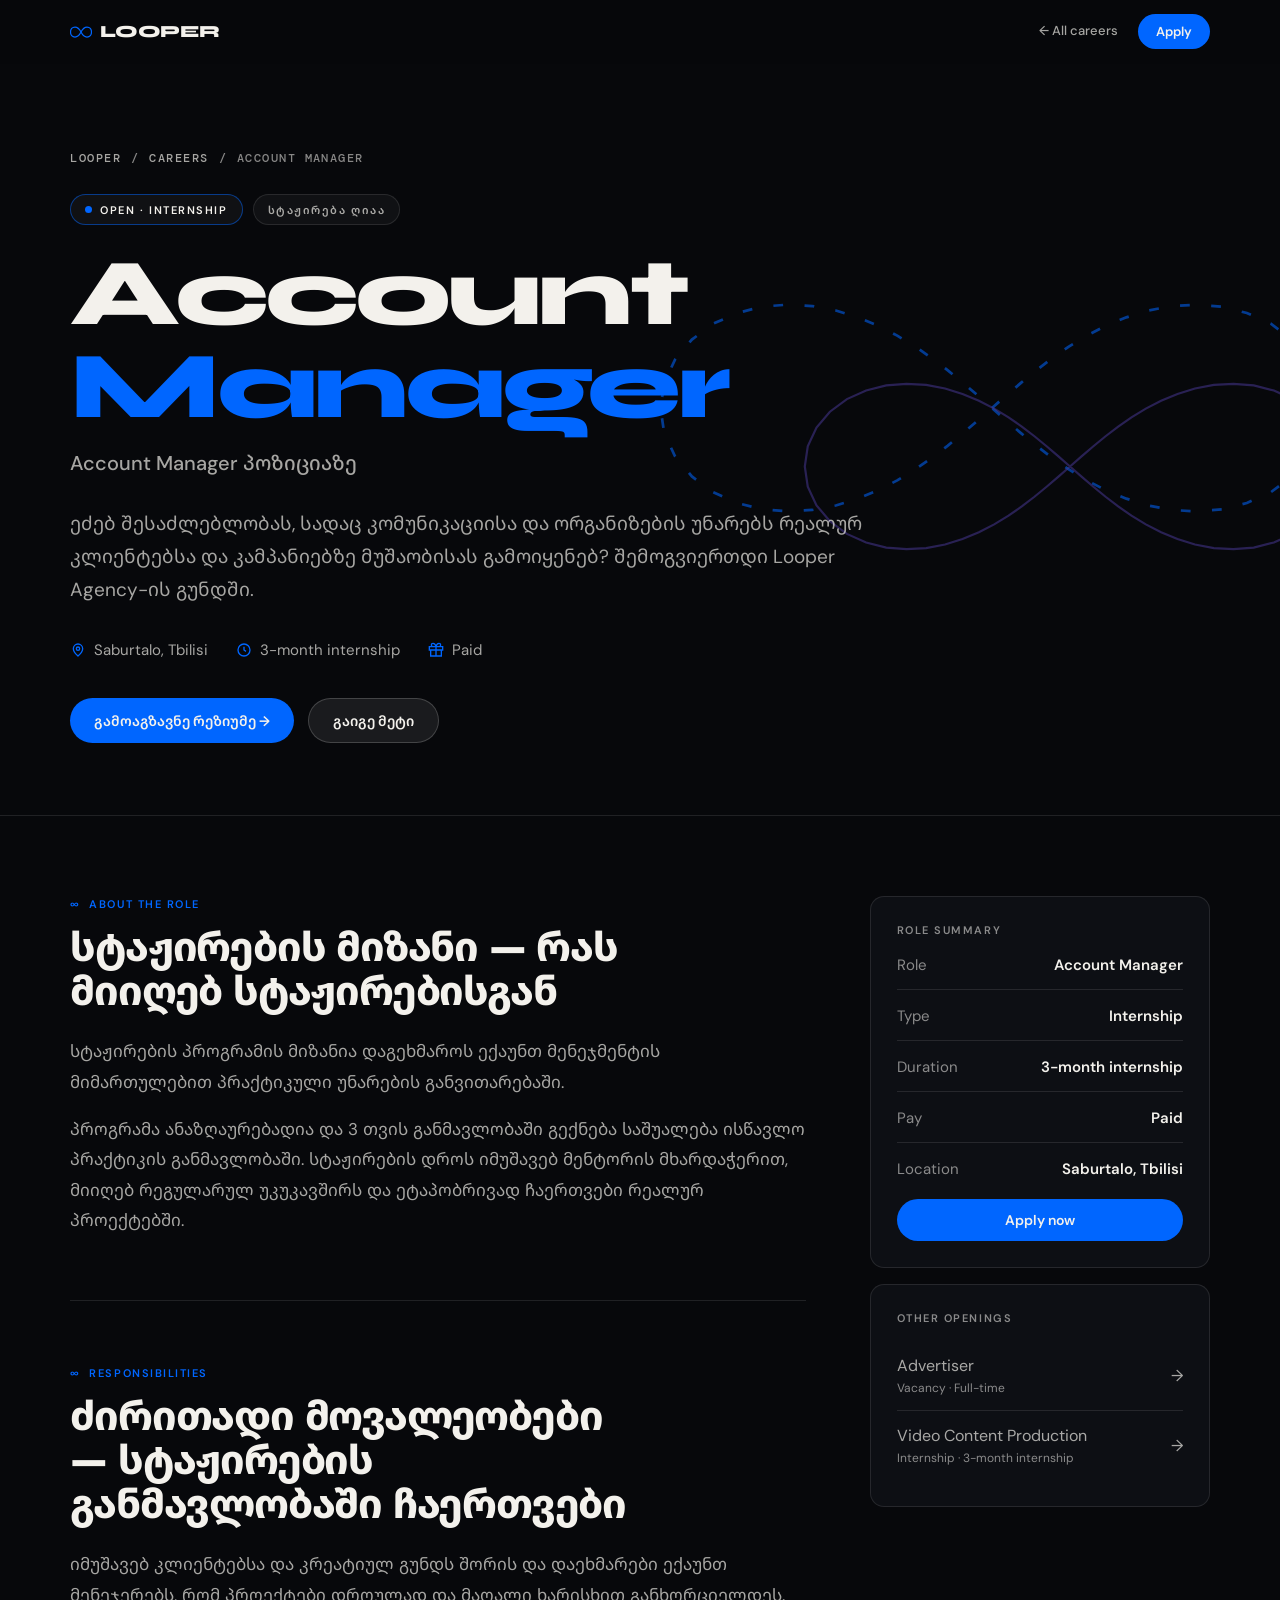
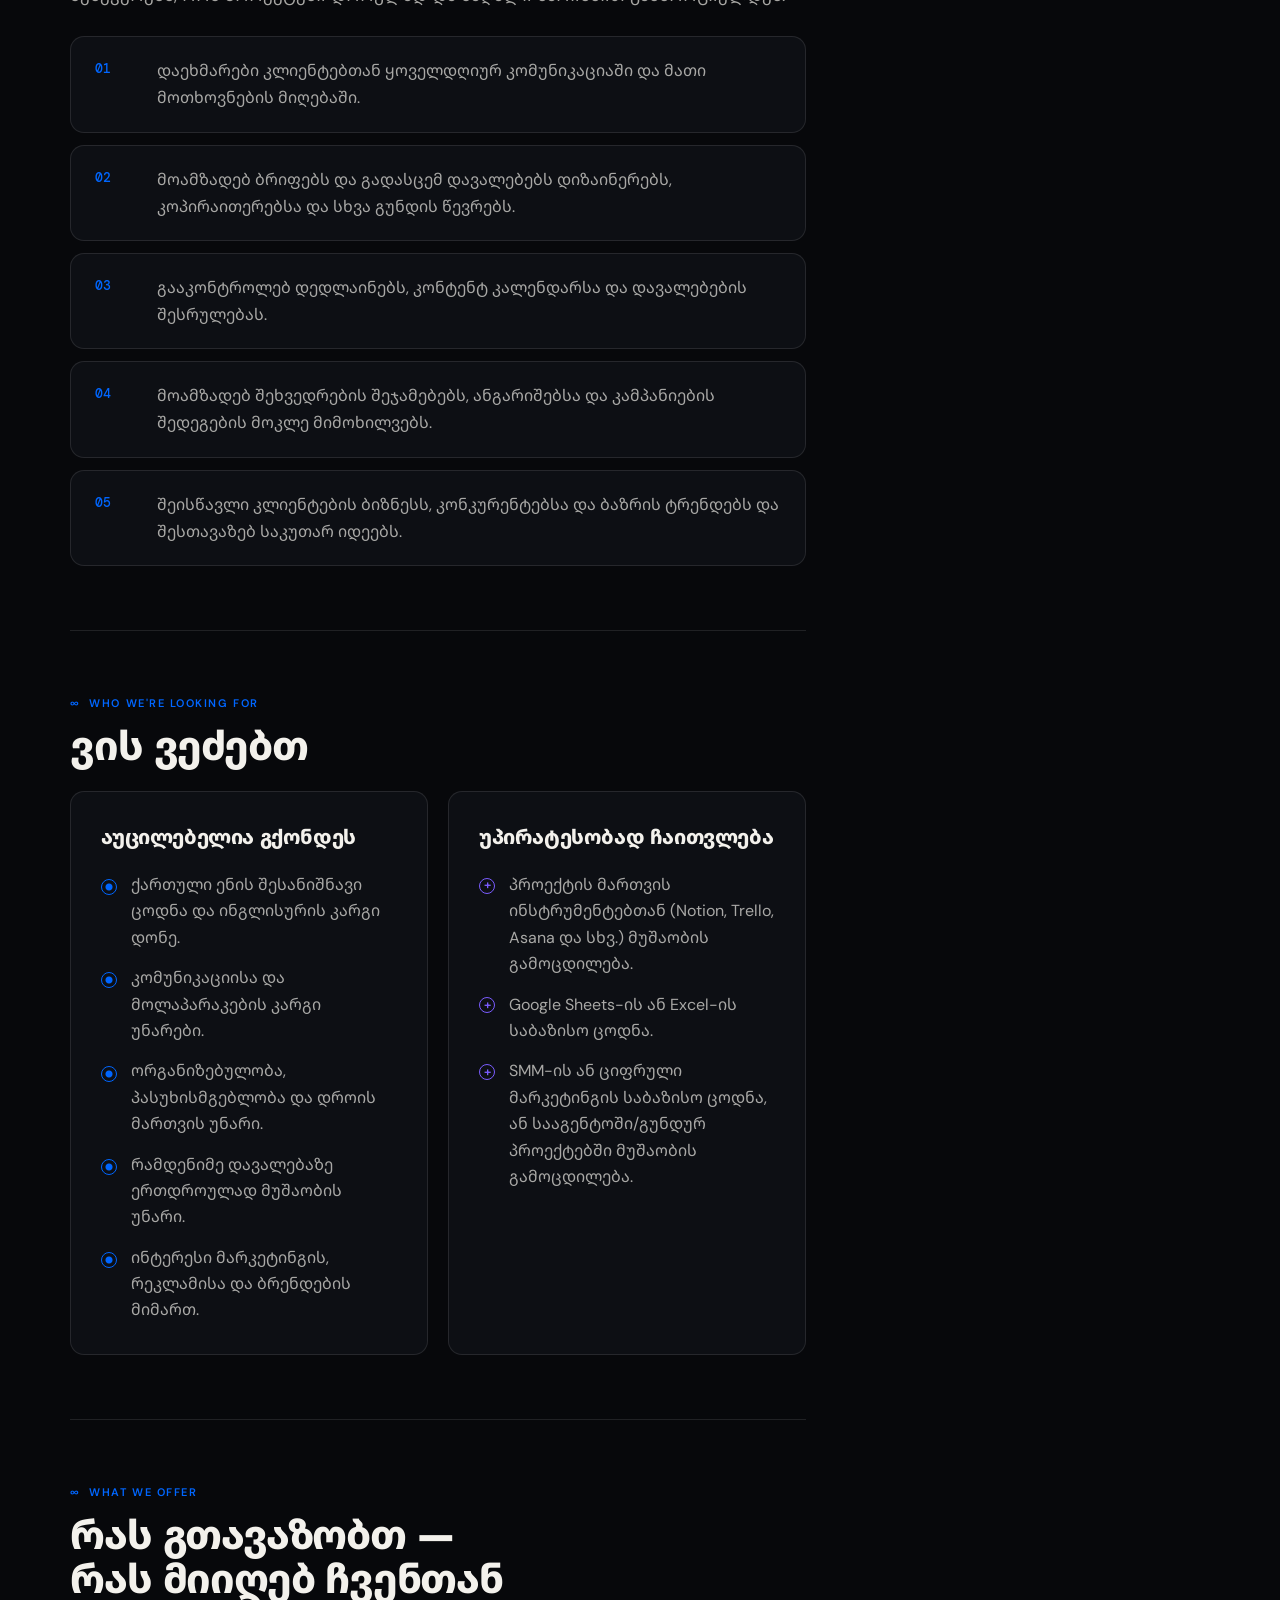
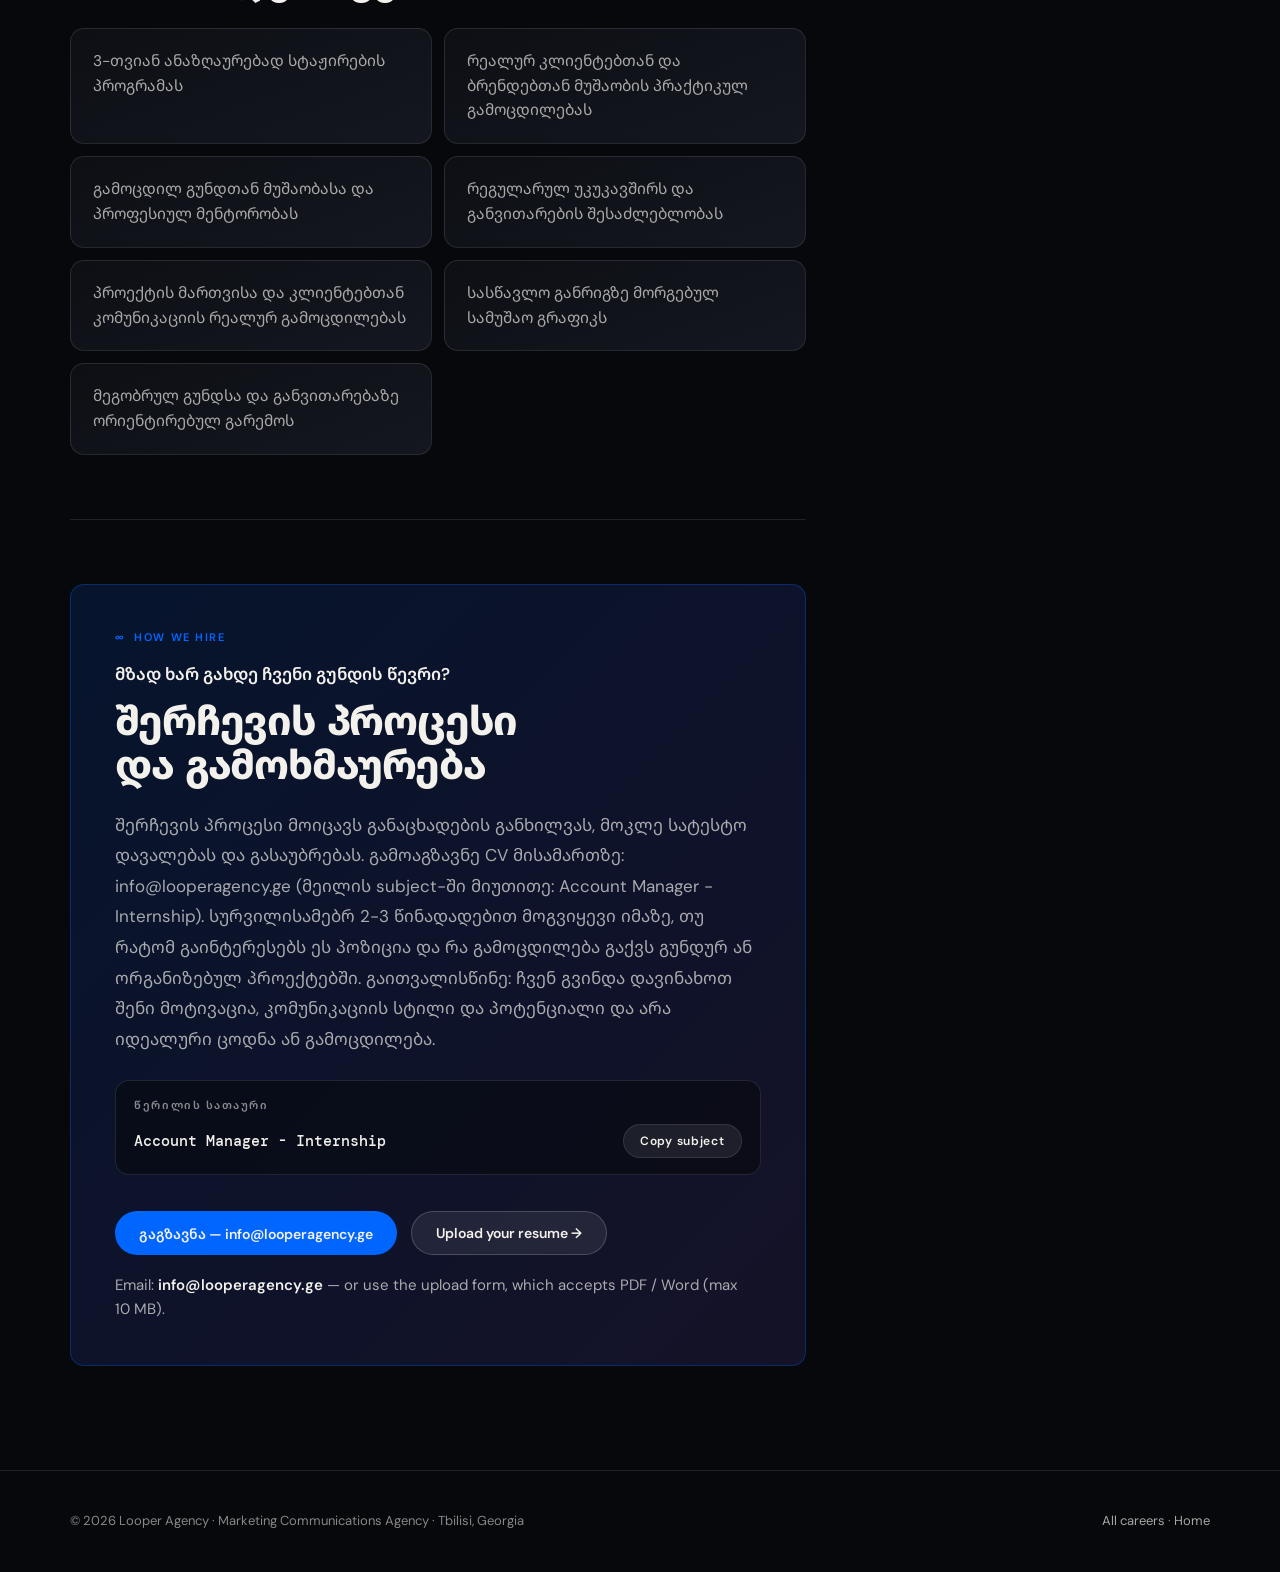
<file: careers/account-manager-internship.html>
<!doctype html>
<html lang="en">
<head>
<meta charset="utf-8">
<meta name="viewport" content="width=device-width, initial-scale=1, viewport-fit=cover">
<title>Account Manager — Internship · Looper Agency</title>
<meta name="description" content="Work between clients and the creative team and learn account management on live projects, with a mentor.">
<link rel="icon" href="data:image/svg+xml,%3Csvg xmlns='http://www.w3.org/2000/svg' viewBox='0 0 44 28'%3E%3Crect width='44' height='28' fill='%2307080b'/%3E%3Cpath d='M22 14C22 14 17 4 10 4C4.477 4 1 8.477 1 14C1 19.523 4.477 24 10 24C17 24 22 14 22 14ZM22 14C22 14 27 24 34 24C39.523 24 43 19.523 43 14C43 8.477 39.523 4 34 4C27 4 22 14 22 14Z' fill='none' stroke='%230066FF' stroke-width='3' stroke-linecap='round'/%3E%3C/svg%3E">
<link rel="preconnect" href="https://fonts.googleapis.com"><link rel="preconnect" href="https://fonts.gstatic.com" crossorigin>
<link rel="stylesheet" href="https://fonts.googleapis.com/css2?family=Syne:wght@400;700;800&family=DM+Sans:wght@300;400;500;600&family=DM+Mono:wght@400;500&family=Noto+Sans+Georgian:wght@400;500;700&display=swap">
<style>
:root{--bg:#07080b;--surface:#0d0f14;--surface-2:#141720;--white:#F3F1EC;--text-2:rgba(243,241,236,.68);--text-3:rgba(243,241,236,.55);--line:rgba(255,255,255,.1);--blue:#0066FF;--violet:#7A5CFF;--r-sm:6px;--r-md:14px;--r-pill:999px;--ease:cubic-bezier(.16,1,.3,1);--gutter:clamp(20px,5.5vw,80px);color-scheme:dark;
--font-d:'Syne','Noto Sans Georgian',system-ui,sans-serif;--font-b:'DM Sans','Noto Sans Georgian',system-ui,sans-serif;--font-m:'DM Mono',ui-monospace,monospace}
*,*::before,*::after{box-sizing:border-box;margin:0;padding:0}
html{scroll-behavior:smooth;overflow-x:clip}
body{font-family:var(--font-b);background:var(--bg);color:var(--white);line-height:1.6;overflow-x:clip;-webkit-font-smoothing:antialiased}
a{color:inherit}
:focus-visible{outline:2px solid var(--blue);outline-offset:3px;border-radius:var(--r-sm)}
::selection{background:var(--blue);color:#fff}
#prog{position:fixed;top:0;left:0;right:0;height:2px;z-index:50;transform-origin:0 50%;transform:scaleX(0);background:linear-gradient(90deg,var(--blue),var(--violet))}
nav{position:fixed;top:0;left:0;right:0;z-index:40;display:flex;align-items:center;justify-content:space-between;gap:16px;padding:14px var(--gutter);background:rgba(7,8,11,.78);-webkit-backdrop-filter:blur(14px);backdrop-filter:blur(14px);border-bottom:1px solid transparent}
.logo{display:flex;align-items:center;gap:8px;font-family:var(--font-d);font-weight:800;font-size:1.0625rem;letter-spacing:-.02em;text-decoration:none}
.nav-r{display:flex;align-items:center;gap:20px}
.back{font-size:.8125rem;font-weight:500;color:var(--text-2);text-decoration:none;transition:color .2s var(--ease)}
.back:hover{color:var(--white)}
.btn{display:inline-flex;align-items:center;gap:8px;font:600 .875rem var(--font-b);color:var(--white);background:var(--blue);padding:12px 24px;border-radius:var(--r-pill);text-decoration:none;border:0;cursor:pointer;transition:background .2s var(--ease),transform .3s var(--ease)}
.btn:hover{background:#0055dd;transform:translateY(-2px)}
.btn.ghost{background:rgba(255,255,255,.08);border:1px solid rgba(255,255,255,.18)}
.btn.ghost:hover{background:rgba(255,255,255,.14)}
.btn.sm{padding:9px 18px;font-size:.8125rem}
/* hero */
.hero{position:relative;padding:150px var(--gutter) 72px;overflow:hidden;border-bottom:1px solid var(--line)}
.hero-art{position:absolute;right:-8%;top:50%;width:min(780px,70vw);transform:translateY(-50%);pointer-events:none;opacity:.55}
.hero-art use{fill:none;stroke:var(--blue);stroke-width:1.4}
.hero-art .a{stroke-dasharray:5 11;animation:flow 26s linear infinite}
.hero-art .b{stroke:var(--violet);opacity:.55;transform-origin:200px 150px;animation:spin 60s linear infinite}
@keyframes flow{to{stroke-dashoffset:-320}}
@keyframes spin{to{transform:rotate(360deg)}}
.wrap{max-width:1400px;margin:0 auto;position:relative}
.crumbs{display:flex;align-items:center;gap:10px;font:500 .75rem var(--font-m);letter-spacing:.12em;text-transform:uppercase;color:var(--text-3);margin-bottom:28px}
.crumbs a{text-decoration:none;color:var(--text-2)}.crumbs a:hover{color:var(--white)}
.badges{display:flex;flex-wrap:wrap;gap:10px;margin-bottom:22px}
.badge{display:inline-flex;align-items:center;gap:8px;font:600 .6875rem var(--font-b);letter-spacing:.14em;text-transform:uppercase;border:1px solid var(--line);background:rgba(255,255,255,.04);padding:7px 14px;border-radius:var(--r-pill);color:var(--text-2)}
.badge.live{color:var(--white);border-color:rgba(0,102,255,.5)}
.badge.live::before{content:'';width:7px;height:7px;border-radius:50%;background:var(--blue);box-shadow:0 0 0 0 rgba(0,102,255,.6);animation:pulse 2s infinite}
@keyframes pulse{70%{box-shadow:0 0 0 9px rgba(0,102,255,0)}100%{box-shadow:0 0 0 0 rgba(0,102,255,0)}}
h1{font-family:var(--font-d);font-weight:800;letter-spacing:-.04em;line-height:.98;font-size:clamp(2.6rem,7.4vw,6.5rem);max-width:12ch;text-wrap:balance}
h1 em{font-style:normal;color:var(--blue)}
.ka-sub{margin-top:14px;font-size:clamp(1rem,1.6vw,1.25rem);color:var(--text-2);font-weight:500}
.lead{margin-top:28px;max-width:62ch;font-size:clamp(1rem,1.5vw,1.1875rem);color:var(--text-2);line-height:1.75}
.meta{display:flex;flex-wrap:wrap;gap:12px 28px;margin-top:32px;font-size:.9375rem;color:var(--text-2)}
.meta span{display:inline-flex;align-items:center;gap:8px}
.meta svg{color:var(--blue)}
.cta-row{display:flex;flex-wrap:wrap;gap:14px;margin-top:36px}
/* body */
.body{display:grid;grid-template-columns:minmax(0,1fr) 340px;gap:64px;padding:80px var(--gutter) 40px;max-width:calc(1400px + 2*var(--gutter));margin:0 auto;align-items:start}
section.blk{padding:0 0 64px;margin-bottom:64px;border-bottom:1px solid var(--line)}
section.blk:last-of-type{border-bottom:0;margin-bottom:0}
.eyebrow{font:600 .6875rem var(--font-b);letter-spacing:.14em;text-transform:uppercase;color:var(--blue);margin-bottom:14px;display:flex;gap:10px;align-items:center}
.eyebrow::before{content:'\221E';color:var(--blue);font-size:1.1em;letter-spacing:0}
h2{font-family:var(--font-d);font-weight:800;letter-spacing:-.03em;line-height:1.1;font-size:clamp(1.6rem,3.2vw,2.5rem);margin-bottom:22px;text-wrap:balance}
p.t{color:var(--text-2);font-size:1.0625rem;line-height:1.8;max-width:68ch}
p.t+p.t{margin-top:16px}
ol.duties{list-style:none;counter-reset:d;display:grid;gap:12px;margin-top:26px}
ol.duties li{counter-increment:d;display:grid;grid-template-columns:44px 1fr;gap:18px;align-items:start;background:var(--surface);border:1px solid var(--line);border-radius:var(--r-md);padding:20px 24px;color:var(--text-2);line-height:1.7;transition:border-color .3s var(--ease),transform .4s var(--ease),background .3s}
ol.duties li::before{content:counter(d,decimal-leading-zero);font:500 .8125rem var(--font-m);color:var(--blue);padding-top:3px}
ol.duties li:hover{border-color:rgba(0,102,255,.55);transform:translateX(6px);background:var(--surface-2)}
.cols{display:grid;grid-template-columns:1fr 1fr;gap:20px}
.panel{background:var(--surface);border:1px solid var(--line);border-radius:var(--r-md);padding:30px}
.panel h3{font-family:var(--font-d);font-weight:800;letter-spacing:-.02em;font-size:1.25rem;margin-bottom:18px}
ul.chk{list-style:none;display:grid;gap:14px}
ul.chk li{position:relative;padding-left:30px;color:var(--text-2);line-height:1.65}
ul.chk li::before{content:'';position:absolute;left:0;top:.45em;width:16px;height:16px;border-radius:50%;border:1.5px solid var(--blue);background:radial-gradient(circle,var(--blue) 0 3px,transparent 4px)}
ul.chk.plus li::before{border-color:var(--violet);background:none;content:'+';display:grid;place-items:center;font:600 .8rem var(--font-b);color:var(--violet);line-height:1}
.offer{display:grid;grid-template-columns:repeat(auto-fill,minmax(260px,1fr));gap:12px;margin-top:26px;list-style:none}
.offer li{background:linear-gradient(160deg,var(--surface),var(--surface-2));border:1px solid var(--line);border-radius:var(--r-md);padding:20px 22px;color:var(--text-2);line-height:1.6;font-size:.9688rem;transition:transform .4s var(--ease),border-color .3s}
.offer li:hover{transform:translateY(-4px);border-color:rgba(122,92,255,.5)}
.process{background:linear-gradient(135deg,rgba(0,102,255,.14),rgba(122,92,255,.12));border:1px solid rgba(0,102,255,.3);border-radius:var(--r-md);padding:clamp(24px,4vw,44px)}
.subject{margin-top:26px;display:flex;flex-wrap:wrap;align-items:center;gap:12px 16px;background:rgba(7,8,11,.55);border:1px solid var(--line);border-radius:var(--r-md);padding:16px 18px}
.subject small{display:block;font:600 .6875rem var(--font-b);letter-spacing:.14em;text-transform:uppercase;color:var(--text-3);width:100%}
.subject code{font:500 .9375rem var(--font-m);color:var(--white);flex:1 1 220px;overflow-wrap:anywhere}
.copy{font:600 .75rem var(--font-b);letter-spacing:.06em;color:var(--white);background:rgba(255,255,255,.08);border:1px solid var(--line);border-radius:var(--r-pill);padding:8px 16px;cursor:pointer;transition:background .2s,border-color .2s}
.copy:hover{background:rgba(255,255,255,.14);border-color:var(--blue)}
.mailline{margin-top:18px;color:var(--text-2);font-size:.9375rem}
.mailline b{color:var(--white);font-weight:600;user-select:all}
/* side */
aside{position:sticky;top:88px;display:grid;gap:16px}
.card{background:var(--surface);border:1px solid var(--line);border-radius:var(--r-md);padding:26px}
.card h4{font:600 .6875rem var(--font-b);letter-spacing:.14em;text-transform:uppercase;color:var(--text-3);margin-bottom:16px}
.kv{display:grid;gap:14px}
.kv div{display:flex;justify-content:space-between;gap:12px;font-size:.9375rem;border-bottom:1px solid var(--line);padding-bottom:12px}
.kv div:last-child{border-bottom:0;padding-bottom:0}
.kv span{color:var(--text-3)}.kv b{font-weight:600;text-align:right}
.card .btn{width:100%;justify-content:center;margin-top:18px}
.others a{display:flex;justify-content:space-between;align-items:center;gap:12px;text-decoration:none;padding:12px 0;border-bottom:1px solid var(--line);color:var(--text-2);transition:color .2s,padding .3s var(--ease)}
.others a:last-child{border-bottom:0}
.others a:hover{color:var(--white);padding-left:6px}
.others small{display:block;color:var(--text-3);font-size:.75rem}
footer{border-top:1px solid var(--line);padding:40px var(--gutter);display:flex;flex-wrap:wrap;gap:16px;justify-content:space-between;color:var(--text-3);font-size:.8125rem}
footer a{color:var(--text-2);text-decoration:none}footer a:hover{color:var(--white)}
.rv{opacity:0;transform:translateY(22px);transition:opacity .55s var(--ease),transform .65s var(--ease)}
.rv.on{opacity:1;transform:none}
@media(max-width:1000px){.body{grid-template-columns:1fr;gap:32px}aside{position:static}.cols{grid-template-columns:1fr}.hero-art{opacity:.25}}
@media(max-width:560px){nav .back{display:none}ol.duties li{grid-template-columns:34px 1fr;padding:16px 18px;gap:12px}}
@media(prefers-reduced-motion:reduce){*{animation:none!important;transition:none!important}.rv{opacity:1;transform:none}html{scroll-behavior:auto}}
</style>
</head>
<body>
<div id="prog" aria-hidden="true"></div>
<nav>
  <a class="logo" href="../index.html" aria-label="Looper Agency — home"><svg width="22" height="14" viewBox="0 0 44 28" fill="none"><path d="M22 14C22 14 17 4 10 4C4.477 4 1 8.477 1 14C1 19.523 4.477 24 10 24C17 24 22 14 22 14ZM22 14C22 14 27 24 34 24C39.523 24 43 19.523 43 14C43 8.477 39.523 4 34 4C27 4 22 14 22 14Z" stroke="#0066FF" stroke-width="2.5" stroke-linecap="round"/></svg>LOOPER</a>
  <div class="nav-r"><a class="back" href="../index.html#careers">← All careers</a><a class="btn sm" href="#apply">Apply</a></div>
</nav>

<header class="hero">
  <svg class="hero-art" viewBox="0 0 400 300" aria-hidden="true"><defs><path id="lp" d="M370.0 150.0 L368.1 162.9 L362.5 174.9 L353.9 185.1 L343.0 193.2 L330.7 198.7 L317.8 202.0 L304.8 203.0 L292.2 202.3 L280.1 200.0 L268.9 196.5 L258.4 192.2 L248.6 187.1 L239.4 181.5 L230.9 175.6 L222.8 169.4 L215.0 163.0 L207.4 156.5 L200.0 150.0 L192.6 143.5 L185.0 137.0 L177.2 130.6 L169.1 124.4 L160.6 118.5 L151.4 112.9 L141.6 107.8 L131.1 103.5 L119.9 100.0 L107.8 97.7 L95.2 97.0 L82.2 98.0 L69.3 101.3 L57.0 106.8 L46.1 114.9 L37.5 125.1 L31.9 137.1 L30.0 150.0 L31.9 162.9 L37.5 174.9 L46.1 185.1 L57.0 193.2 L69.3 198.7 L82.2 202.0 L95.2 203.0 L107.8 202.3 L119.9 200.0 L131.1 196.5 L141.6 192.2 L151.4 187.1 L160.6 181.5 L169.1 175.6 L177.2 169.4 L185.0 163.0 L192.6 156.5 L200.0 150.0 L207.4 143.5 L215.0 137.0 L222.8 130.6 L230.9 124.4 L239.4 118.5 L248.6 112.9 L258.4 107.8 L268.9 103.5 L280.1 100.0 L292.2 97.7 L304.8 97.0 L317.8 98.0 L330.7 101.3 L343.0 106.8 L353.9 114.9 L362.5 125.1 L368.1 137.1 L370.0 150.0Z"/></defs><use href="#lp" class="a"/><use href="#lp" class="b" transform="scale(.8) translate(50 37.5)"/></svg>
  <div class="wrap">
    <p class="crumbs"><a href="../index.html">Looper</a><span>/</span><a href="../index.html#careers">Careers</a><span>/</span><span>Account Manager</span></p>
    <div class="badges"><span class="badge live">Open · Internship</span><span class="badge">სტაჟირება ღიაა</span></div>
    <h1>Account <em>Manager</em></h1>
    <p class="ka-sub">Account Manager პოზიციაზე</p>
    <p class="lead">ეძებ შესაძლებლობას, სადაც კომუნიკაციისა და ორგანიზების უნარებს რეალურ კლიენტებსა და კამპანიებზე მუშაობისას გამოიყენებ? შემოგვიერთდი Looper Agency-ის გუნდში.</p>
    <div class="meta"><span><svg width='16' height='16' viewBox='0 0 24 24' fill='none' stroke='currentColor' stroke-width='2'><path d='M12 21s7-6.2 7-11a7 7 0 1 0-14 0c0 4.8 7 11 7 11z'/><circle cx='12' cy='10' r='2.5'/></svg>Saburtalo, Tbilisi</span><span><svg width='16' height='16' viewBox='0 0 24 24' fill='none' stroke='currentColor' stroke-width='2'><circle cx='12' cy='12' r='9'/><path d='M12 7v5l3 2'/></svg>3-month internship</span><span><svg width='16' height='16' viewBox='0 0 24 24' fill='none' stroke='currentColor' stroke-width='2'><path d='M20 12v9H4v-9M2 7h20v5H2zM12 22V7M12 7H7.5a2.5 2.5 0 1 1 0-5C11 2 12 7 12 7zM12 7h4.5a2.5 2.5 0 1 0 0-5C13 2 12 7 12 7z'/></svg>Paid</span></div>
    <div class="cta-row"><a class="btn" href="#apply">გამოაგზავნე რეზიუმე →</a><a class="btn ghost" href="#about">გაიგე მეტი</a></div>
  </div>
</header>

<div class="body">
  <main>
    <section class="blk rv" id="about"><p class="eyebrow">About the role</p><h2>სტაჟირების მიზანი — რას მიიღებ სტაჟირებისგან</h2><p class="t">სტაჟირების პროგრამის მიზანია დაგეხმაროს ექაუნთ მენეჯმენტის მიმართულებით პრაქტიკული უნარების განვითარებაში.</p><p class="t">პროგრამა ანაზღაურებადია და 3 თვის განმავლობაში გექნება საშუალება ისწავლო პრაქტიკის განმავლობაში. სტაჟირების დროს იმუშავებ მენტორის მხარდაჭერით, მიიღებ რეგულარულ უკუკავშირს და ეტაპობრივად ჩაერთვები რეალურ პროექტებში.</p></section>
    <section class="blk rv"><p class="eyebrow">Responsibilities</p><h2>ძირითადი მოვალეობები — სტაჟირების განმავლობაში ჩაერთვები</h2><p class="t">იმუშავებ კლიენტებსა და კრეატიულ გუნდს შორის და დაეხმარები ექაუნთ მენეჯერებს, რომ პროექტები დროულად და მაღალი ხარისხით განხორციელდეს.</p><ol class="duties"><li>დაეხმარები კლიენტებთან ყოველდღიურ კომუნიკაციაში და მათი მოთხოვნების მიღებაში.</li><li>მოამზადებ ბრიფებს და გადასცემ დავალებებს დიზაინერებს, კოპირაითერებსა და სხვა გუნდის წევრებს.</li><li>გააკონტროლებ დედლაინებს, კონტენტ კალენდარსა და დავალებების შესრულებას.</li><li>მოამზადებ შეხვედრების შეჯამებებს, ანგარიშებსა და კამპანიების შედეგების მოკლე მიმოხილვებს.</li><li>შეისწავლი კლიენტების ბიზნესს, კონკურენტებსა და ბაზრის ტრენდებს და შესთავაზებ საკუთარ იდეებს.</li></ol></section>
    <section class="blk rv"><p class="eyebrow">Who we're looking for</p><h2>ვის ვეძებთ</h2>
      <div class="cols"><div class="panel"><h3>აუცილებელია გქონდეს</h3><ul class="chk "><li>ქართული ენის შესანიშნავი ცოდნა და ინგლისურის კარგი დონე.</li><li>კომუნიკაციისა და მოლაპარაკების კარგი უნარები.</li><li>ორგანიზებულობა, პასუხისმგებლობა და დროის მართვის უნარი.</li><li>რამდენიმე დავალებაზე ერთდროულად მუშაობის უნარი.</li><li>ინტერესი მარკეტინგის, რეკლამისა და ბრენდების მიმართ.</li></ul></div><div class="panel"><h3>უპირატესობად ჩაითვლება</h3><ul class="chk plus"><li>პროექტის მართვის ინსტრუმენტებთან (Notion, Trello, Asana და სხვ.) მუშაობის გამოცდილება.</li><li>Google Sheets-ის ან Excel-ის საბაზისო ცოდნა.</li><li>SMM-ის ან ციფრული მარკეტინგის საბაზისო ცოდნა, ან სააგენტოში/გუნდურ პროექტებში მუშაობის გამოცდილება.</li></ul></div></div></section>
    <section class="blk rv"><p class="eyebrow">What we offer</p><h2>რას გთავაზობთ — რას მიიღებ ჩვენთან</h2><ul class="offer"><li>3-თვიან ანაზღაურებად სტაჟირების პროგრამას</li><li>რეალურ კლიენტებთან და ბრენდებთან მუშაობის პრაქტიკულ გამოცდილებას</li><li>გამოცდილ გუნდთან მუშაობასა და პროფესიულ მენტორობას</li><li>რეგულარულ უკუკავშირს და განვითარების შესაძლებლობას</li><li>პროექტის მართვისა და კლიენტებთან კომუნიკაციის რეალურ გამოცდილებას</li><li>სასწავლო განრიგზე მორგებულ სამუშაო გრაფიკს</li><li>მეგობრულ გუნდსა და განვითარებაზე ორიენტირებულ გარემოს</li></ul></section>
    <section class="blk rv" id="apply"><div class="process"><p class="eyebrow">How we hire</p><p class="t" style="color:var(--white);font-weight:600;margin-bottom:10px">მზად ხარ გახდე ჩვენი გუნდის წევრი?</p><h2>შერჩევის პროცესი და გამოხმაურება</h2><p class="t">შერჩევის პროცესი მოიცავს განაცხადების განხილვას, მოკლე სატესტო დავალებას და გასაუბრებას. გამოაგზავნე CV მისამართზე: info@looperagency.ge (მეილის subject-ში მიუთითე: Account Manager - Internship). სურვილისამებრ 2-3 წინადადებით მოგვიყევი იმაზე, თუ რატომ გაინტერესებს ეს პოზიცია და რა გამოცდილება გაქვს გუნდურ ან ორგანიზებულ პროექტებში. გაითვალისწინე: ჩვენ გვინდა დავინახოთ შენი მოტივაცია, კომუნიკაციის სტილი და პოტენციალი და არა იდეალური ცოდნა ან გამოცდილება.</p>
      <div class="subject"><small>წერილის სათაური</small><code id="subj">Account Manager - Internship</code><button class="copy" type="button" id="copySubj">Copy subject</button></div>
      <div class="cta-row"><a class="btn" href="mailto:info@looperagency.ge?subject=Account%20Manager%20-%20Internship">გაგზავნა — info@looperagency.ge</a><a class="btn ghost" href="resume.html">Upload your resume →</a></div>
      <p class="mailline">Email: <b>info@looperagency.ge</b> — or use the upload form, which accepts PDF / Word (max 10&nbsp;MB).</p></div></section>
  </main>
  <aside>
    <div class="card"><h4>Role summary</h4>
      <div class="kv"><div><span>Role</span><b>Account Manager</b></div><div><span>Type</span><b>Internship</b></div><div><span>Duration</span><b>3-month internship</b></div><div><span>Pay</span><b>Paid</b></div><div><span>Location</span><b>Saburtalo, Tbilisi</b></div></div>
      <a class="btn" href="#apply">Apply now</a></div>
    <div class="card others"><h4>Other openings</h4><a href='advertiser.html'><span>Advertiser<small>Vacancy · Full-time</small></span><span aria-hidden='true'>→</span></a><a href='video-content-production-internship.html'><span>Video Content Production<small>Internship · 3-month internship</small></span><span aria-hidden='true'>→</span></a></div>
  </aside>
</div>
<footer><span>© 2026 Looper Agency · Marketing Communications Agency · Tbilisi, Georgia</span><span><a href="../index.html#careers">All careers</a> · <a href="../index.html">Home</a></span></footer>
<script>
(function(){
  var io=new IntersectionObserver(function(es){es.forEach(function(e){if(e.isIntersecting){e.target.classList.add('on');io.unobserve(e.target)}})},{threshold:.08});
  document.querySelectorAll('.rv').forEach(function(el){io.observe(el)});
  var bar=document.getElementById('prog');
  function p(){var m=document.documentElement.scrollHeight-innerHeight;bar.style.transform='scaleX('+(m>0?Math.min(1,scrollY/m):0)+')'}
  addEventListener('scroll',p,{passive:true});p();
  var b=document.getElementById('copySubj'),s=document.getElementById('subj');
  b.addEventListener('click',function(){
    function done(){b.textContent='Copied ✓';setTimeout(function(){b.textContent='Copy subject'},1800)}
    function fallback(){var r=document.createRange();r.selectNodeContents(s);var sel=getSelection();sel.removeAllRanges();sel.addRange(r);done()}
    if(navigator.clipboard&&navigator.clipboard.writeText){navigator.clipboard.writeText(s.textContent).then(done,fallback)}else fallback();
  });
})();
</script>
</body>
</html>
</file>
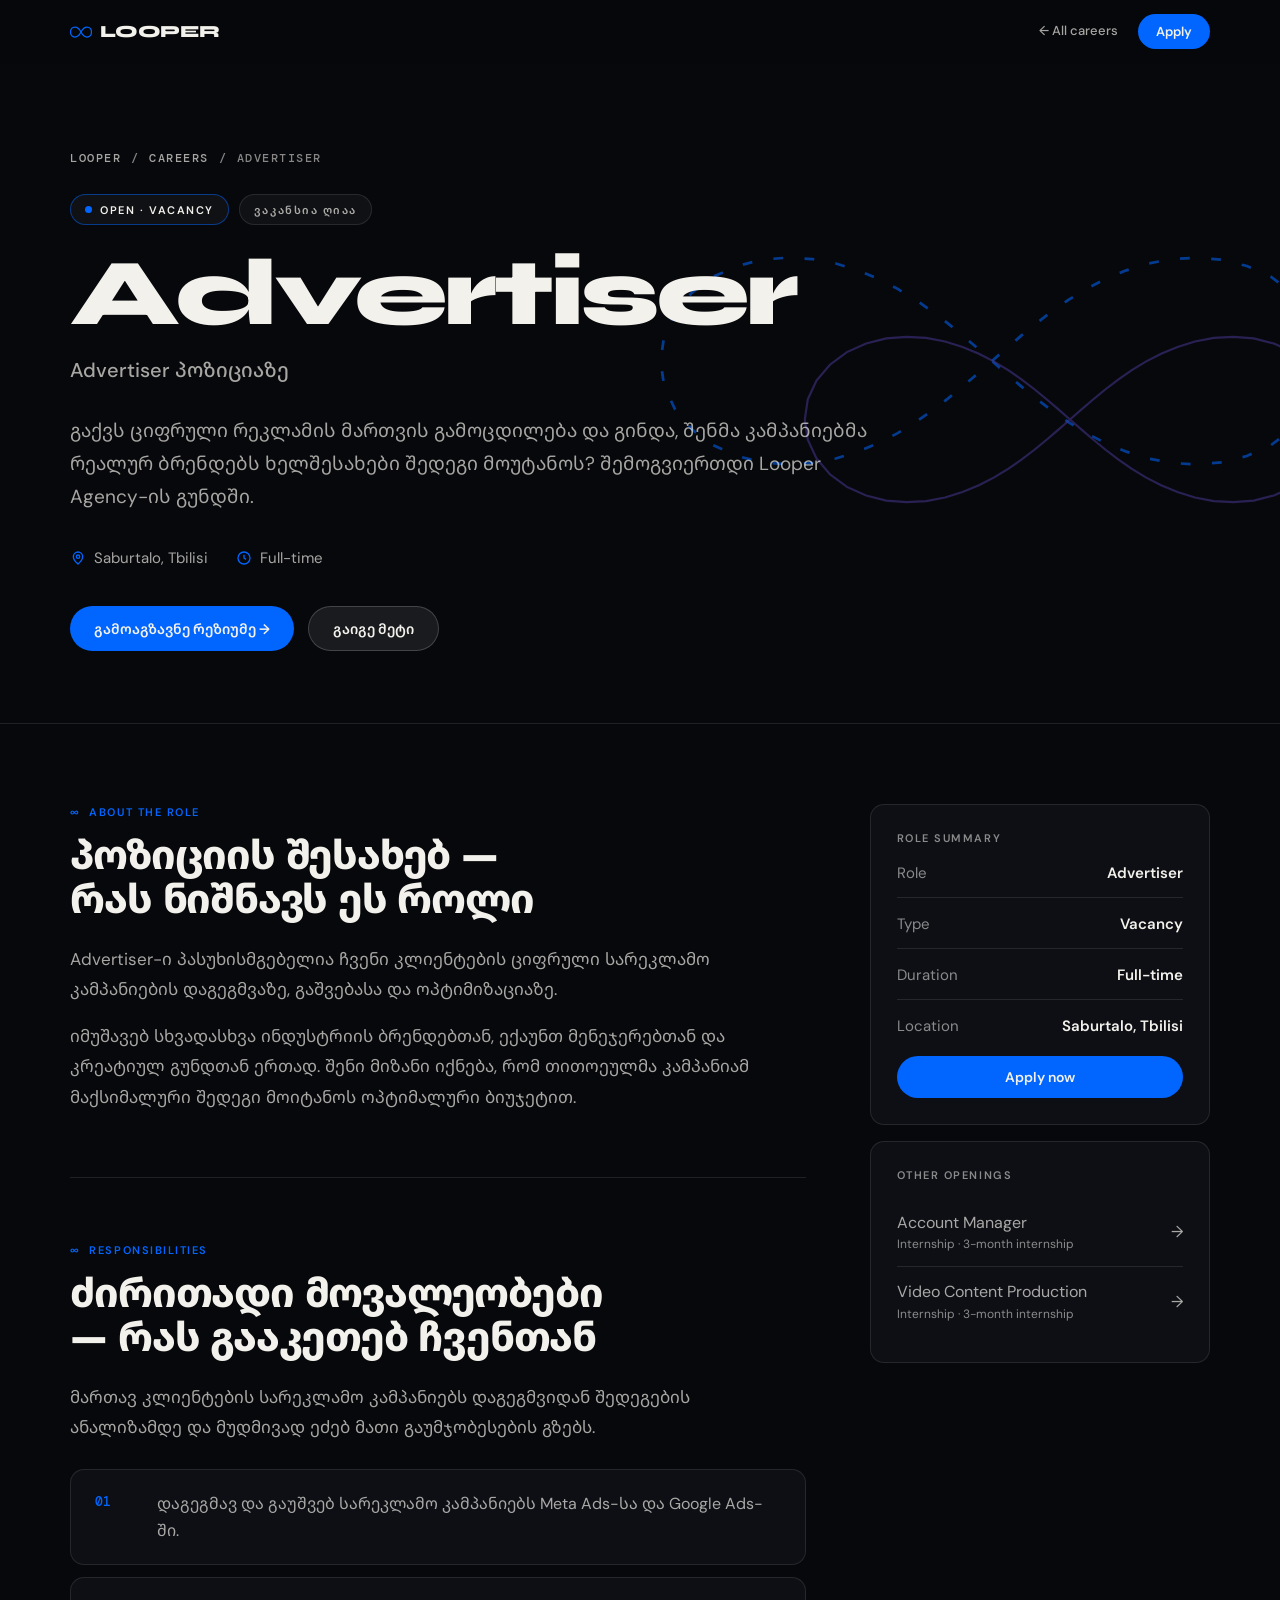
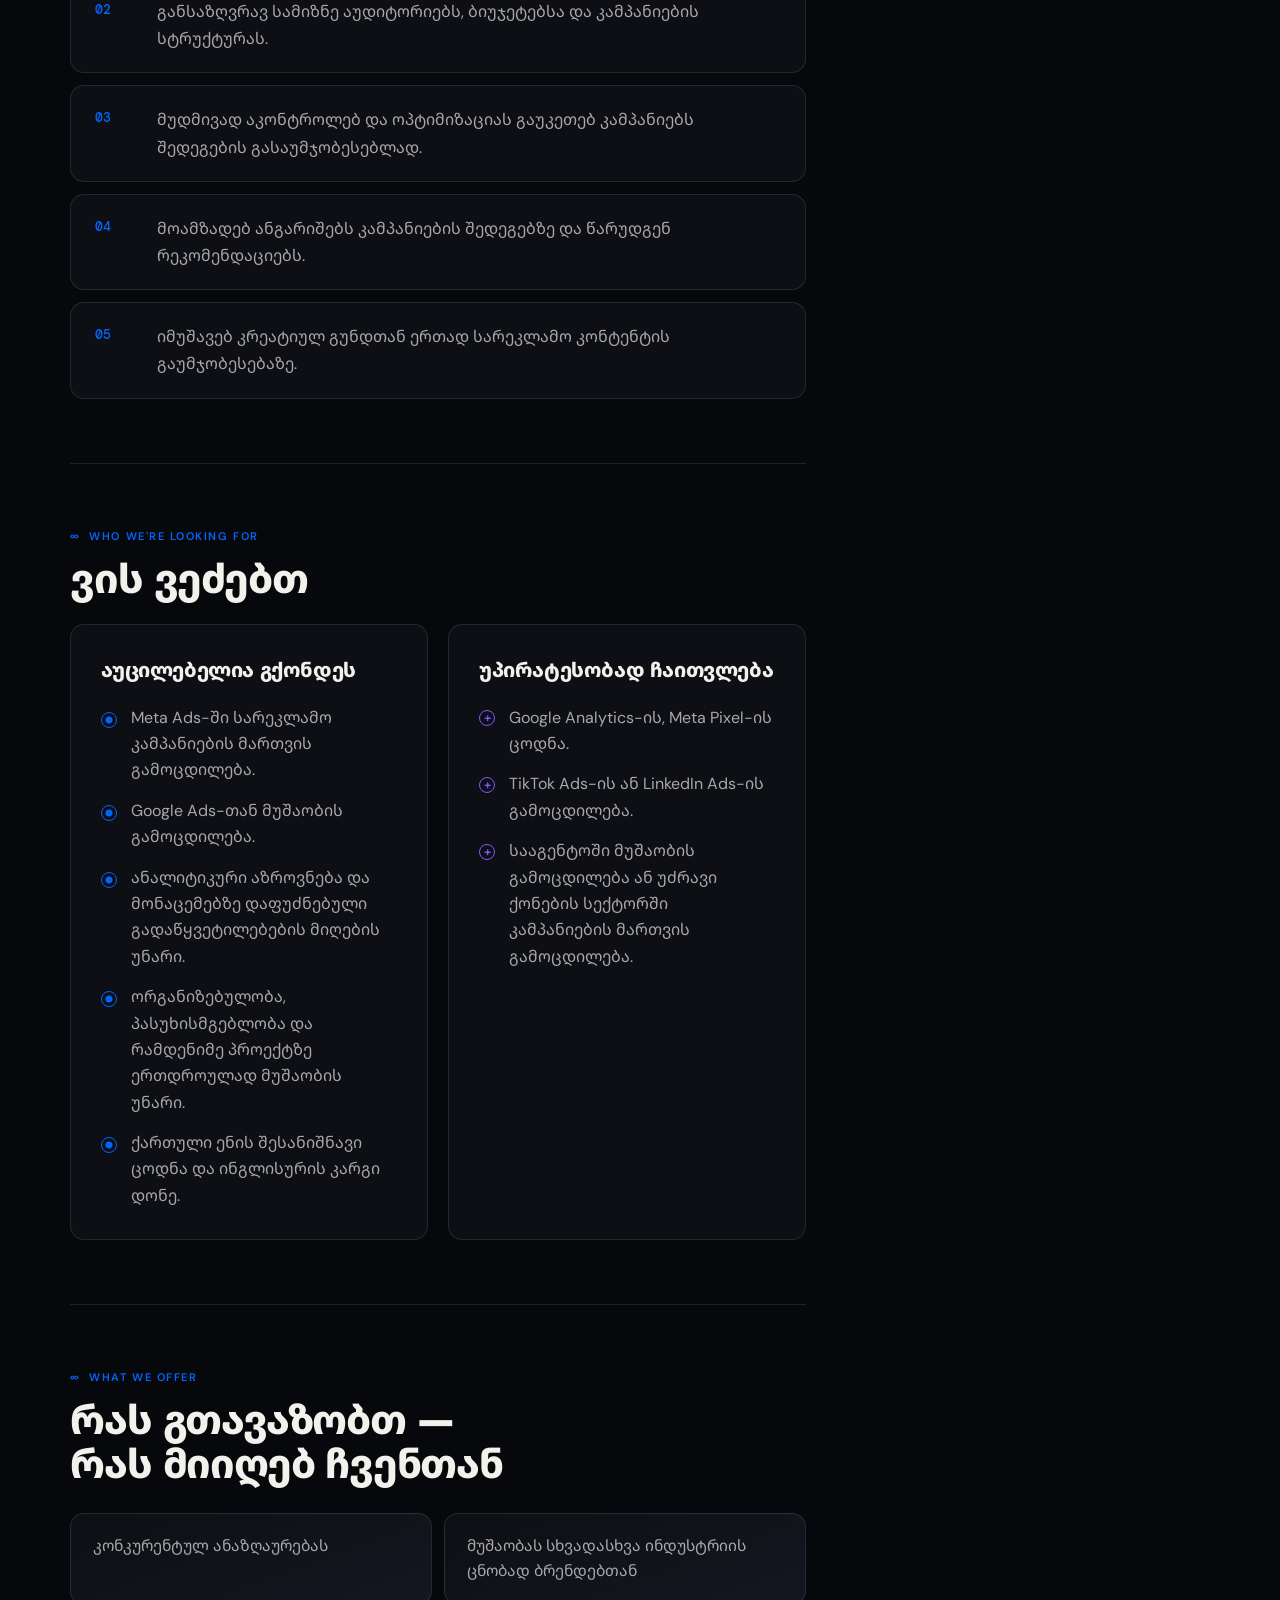
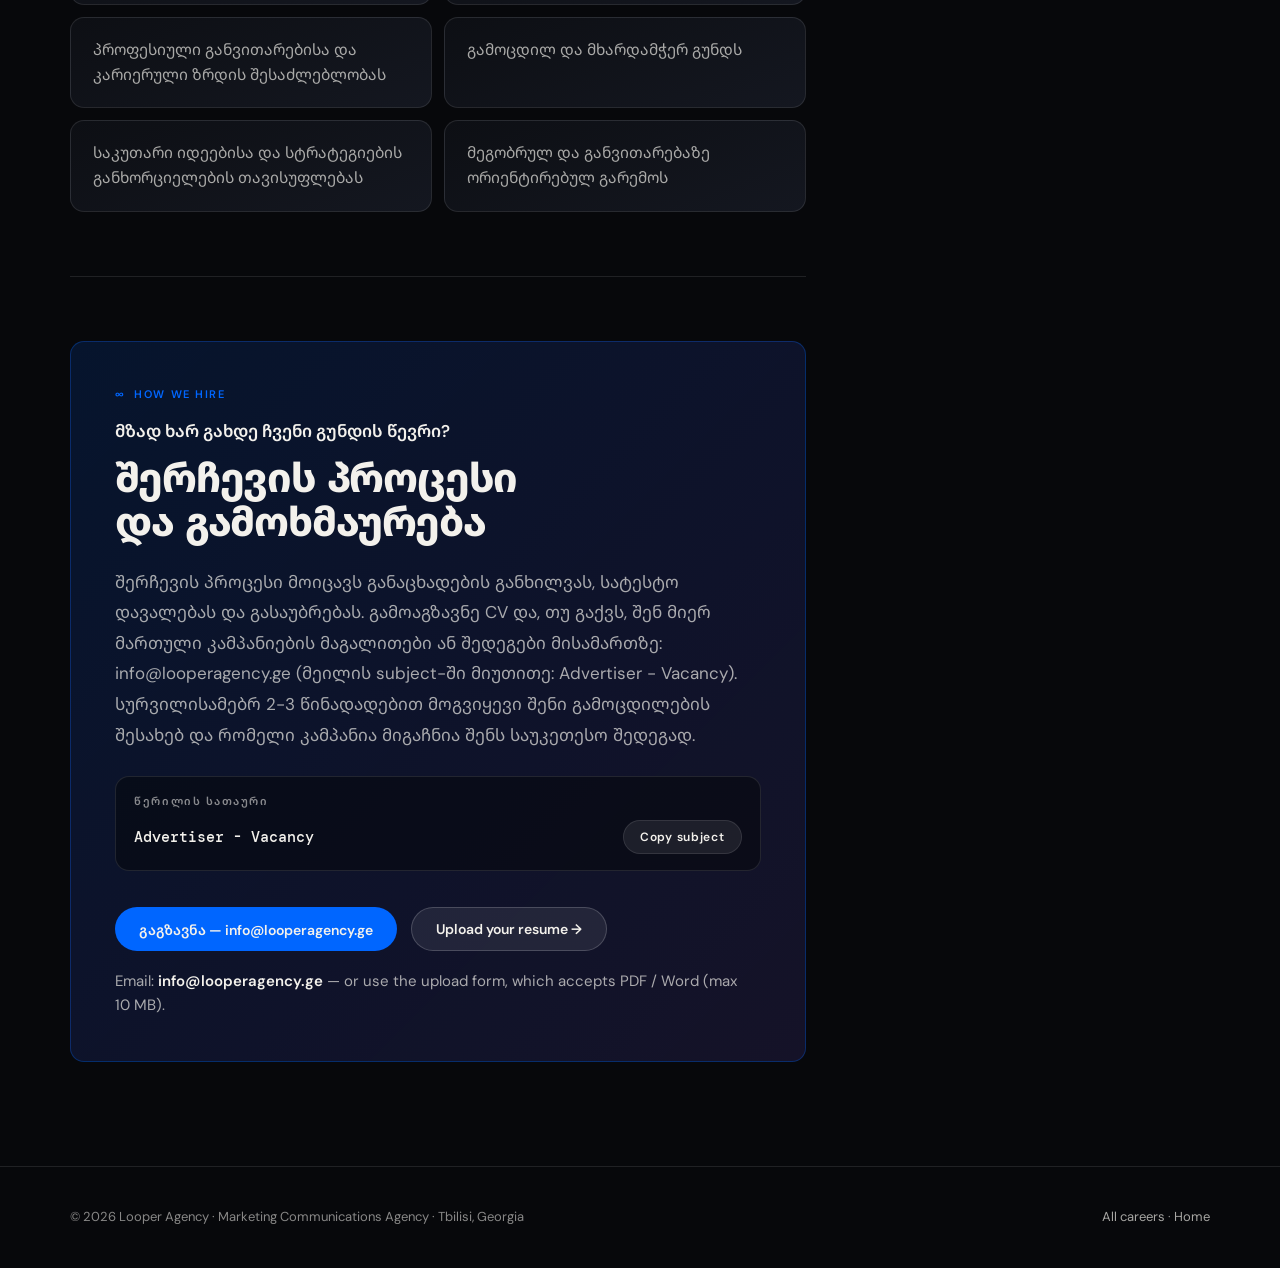
<file: careers/advertiser.html>
<!doctype html>
<html lang="en">
<head>
<meta charset="utf-8">
<meta name="viewport" content="width=device-width, initial-scale=1, viewport-fit=cover">
<title>Advertiser — Vacancy · Looper Agency</title>
<meta name="description" content="Plan, launch and optimise digital ad campaigns on Meta Ads and Google Ads for real brands.">
<link rel="icon" href="data:image/svg+xml,%3Csvg xmlns='http://www.w3.org/2000/svg' viewBox='0 0 44 28'%3E%3Crect width='44' height='28' fill='%2307080b'/%3E%3Cpath d='M22 14C22 14 17 4 10 4C4.477 4 1 8.477 1 14C1 19.523 4.477 24 10 24C17 24 22 14 22 14ZM22 14C22 14 27 24 34 24C39.523 24 43 19.523 43 14C43 8.477 39.523 4 34 4C27 4 22 14 22 14Z' fill='none' stroke='%230066FF' stroke-width='3' stroke-linecap='round'/%3E%3C/svg%3E">
<link rel="preconnect" href="https://fonts.googleapis.com"><link rel="preconnect" href="https://fonts.gstatic.com" crossorigin>
<link rel="stylesheet" href="https://fonts.googleapis.com/css2?family=Syne:wght@400;700;800&family=DM+Sans:wght@300;400;500;600&family=DM+Mono:wght@400;500&family=Noto+Sans+Georgian:wght@400;500;700&display=swap">
<style>
:root{--bg:#07080b;--surface:#0d0f14;--surface-2:#141720;--white:#F3F1EC;--text-2:rgba(243,241,236,.68);--text-3:rgba(243,241,236,.55);--line:rgba(255,255,255,.1);--blue:#0066FF;--violet:#7A5CFF;--r-sm:6px;--r-md:14px;--r-pill:999px;--ease:cubic-bezier(.16,1,.3,1);--gutter:clamp(20px,5.5vw,80px);color-scheme:dark;
--font-d:'Syne','Noto Sans Georgian',system-ui,sans-serif;--font-b:'DM Sans','Noto Sans Georgian',system-ui,sans-serif;--font-m:'DM Mono',ui-monospace,monospace}
*,*::before,*::after{box-sizing:border-box;margin:0;padding:0}
html{scroll-behavior:smooth;overflow-x:clip}
body{font-family:var(--font-b);background:var(--bg);color:var(--white);line-height:1.6;overflow-x:clip;-webkit-font-smoothing:antialiased}
a{color:inherit}
:focus-visible{outline:2px solid var(--blue);outline-offset:3px;border-radius:var(--r-sm)}
::selection{background:var(--blue);color:#fff}
#prog{position:fixed;top:0;left:0;right:0;height:2px;z-index:50;transform-origin:0 50%;transform:scaleX(0);background:linear-gradient(90deg,var(--blue),var(--violet))}
nav{position:fixed;top:0;left:0;right:0;z-index:40;display:flex;align-items:center;justify-content:space-between;gap:16px;padding:14px var(--gutter);background:rgba(7,8,11,.78);-webkit-backdrop-filter:blur(14px);backdrop-filter:blur(14px);border-bottom:1px solid transparent}
.logo{display:flex;align-items:center;gap:8px;font-family:var(--font-d);font-weight:800;font-size:1.0625rem;letter-spacing:-.02em;text-decoration:none}
.nav-r{display:flex;align-items:center;gap:20px}
.back{font-size:.8125rem;font-weight:500;color:var(--text-2);text-decoration:none;transition:color .2s var(--ease)}
.back:hover{color:var(--white)}
.btn{display:inline-flex;align-items:center;gap:8px;font:600 .875rem var(--font-b);color:var(--white);background:var(--blue);padding:12px 24px;border-radius:var(--r-pill);text-decoration:none;border:0;cursor:pointer;transition:background .2s var(--ease),transform .3s var(--ease)}
.btn:hover{background:#0055dd;transform:translateY(-2px)}
.btn.ghost{background:rgba(255,255,255,.08);border:1px solid rgba(255,255,255,.18)}
.btn.ghost:hover{background:rgba(255,255,255,.14)}
.btn.sm{padding:9px 18px;font-size:.8125rem}
/* hero */
.hero{position:relative;padding:150px var(--gutter) 72px;overflow:hidden;border-bottom:1px solid var(--line)}
.hero-art{position:absolute;right:-8%;top:50%;width:min(780px,70vw);transform:translateY(-50%);pointer-events:none;opacity:.55}
.hero-art use{fill:none;stroke:var(--blue);stroke-width:1.4}
.hero-art .a{stroke-dasharray:5 11;animation:flow 26s linear infinite}
.hero-art .b{stroke:var(--violet);opacity:.55;transform-origin:200px 150px;animation:spin 60s linear infinite}
@keyframes flow{to{stroke-dashoffset:-320}}
@keyframes spin{to{transform:rotate(360deg)}}
.wrap{max-width:1400px;margin:0 auto;position:relative}
.crumbs{display:flex;align-items:center;gap:10px;font:500 .75rem var(--font-m);letter-spacing:.12em;text-transform:uppercase;color:var(--text-3);margin-bottom:28px}
.crumbs a{text-decoration:none;color:var(--text-2)}.crumbs a:hover{color:var(--white)}
.badges{display:flex;flex-wrap:wrap;gap:10px;margin-bottom:22px}
.badge{display:inline-flex;align-items:center;gap:8px;font:600 .6875rem var(--font-b);letter-spacing:.14em;text-transform:uppercase;border:1px solid var(--line);background:rgba(255,255,255,.04);padding:7px 14px;border-radius:var(--r-pill);color:var(--text-2)}
.badge.live{color:var(--white);border-color:rgba(0,102,255,.5)}
.badge.live::before{content:'';width:7px;height:7px;border-radius:50%;background:var(--blue);box-shadow:0 0 0 0 rgba(0,102,255,.6);animation:pulse 2s infinite}
@keyframes pulse{70%{box-shadow:0 0 0 9px rgba(0,102,255,0)}100%{box-shadow:0 0 0 0 rgba(0,102,255,0)}}
h1{font-family:var(--font-d);font-weight:800;letter-spacing:-.04em;line-height:.98;font-size:clamp(2.6rem,7.4vw,6.5rem);max-width:12ch;text-wrap:balance}
h1 em{font-style:normal;color:var(--blue)}
.ka-sub{margin-top:14px;font-size:clamp(1rem,1.6vw,1.25rem);color:var(--text-2);font-weight:500}
.lead{margin-top:28px;max-width:62ch;font-size:clamp(1rem,1.5vw,1.1875rem);color:var(--text-2);line-height:1.75}
.meta{display:flex;flex-wrap:wrap;gap:12px 28px;margin-top:32px;font-size:.9375rem;color:var(--text-2)}
.meta span{display:inline-flex;align-items:center;gap:8px}
.meta svg{color:var(--blue)}
.cta-row{display:flex;flex-wrap:wrap;gap:14px;margin-top:36px}
/* body */
.body{display:grid;grid-template-columns:minmax(0,1fr) 340px;gap:64px;padding:80px var(--gutter) 40px;max-width:calc(1400px + 2*var(--gutter));margin:0 auto;align-items:start}
section.blk{padding:0 0 64px;margin-bottom:64px;border-bottom:1px solid var(--line)}
section.blk:last-of-type{border-bottom:0;margin-bottom:0}
.eyebrow{font:600 .6875rem var(--font-b);letter-spacing:.14em;text-transform:uppercase;color:var(--blue);margin-bottom:14px;display:flex;gap:10px;align-items:center}
.eyebrow::before{content:'\221E';color:var(--blue);font-size:1.1em;letter-spacing:0}
h2{font-family:var(--font-d);font-weight:800;letter-spacing:-.03em;line-height:1.1;font-size:clamp(1.6rem,3.2vw,2.5rem);margin-bottom:22px;text-wrap:balance}
p.t{color:var(--text-2);font-size:1.0625rem;line-height:1.8;max-width:68ch}
p.t+p.t{margin-top:16px}
ol.duties{list-style:none;counter-reset:d;display:grid;gap:12px;margin-top:26px}
ol.duties li{counter-increment:d;display:grid;grid-template-columns:44px 1fr;gap:18px;align-items:start;background:var(--surface);border:1px solid var(--line);border-radius:var(--r-md);padding:20px 24px;color:var(--text-2);line-height:1.7;transition:border-color .3s var(--ease),transform .4s var(--ease),background .3s}
ol.duties li::before{content:counter(d,decimal-leading-zero);font:500 .8125rem var(--font-m);color:var(--blue);padding-top:3px}
ol.duties li:hover{border-color:rgba(0,102,255,.55);transform:translateX(6px);background:var(--surface-2)}
.cols{display:grid;grid-template-columns:1fr 1fr;gap:20px}
.panel{background:var(--surface);border:1px solid var(--line);border-radius:var(--r-md);padding:30px}
.panel h3{font-family:var(--font-d);font-weight:800;letter-spacing:-.02em;font-size:1.25rem;margin-bottom:18px}
ul.chk{list-style:none;display:grid;gap:14px}
ul.chk li{position:relative;padding-left:30px;color:var(--text-2);line-height:1.65}
ul.chk li::before{content:'';position:absolute;left:0;top:.45em;width:16px;height:16px;border-radius:50%;border:1.5px solid var(--blue);background:radial-gradient(circle,var(--blue) 0 3px,transparent 4px)}
ul.chk.plus li::before{border-color:var(--violet);background:none;content:'+';display:grid;place-items:center;font:600 .8rem var(--font-b);color:var(--violet);line-height:1}
.offer{display:grid;grid-template-columns:repeat(auto-fill,minmax(260px,1fr));gap:12px;margin-top:26px;list-style:none}
.offer li{background:linear-gradient(160deg,var(--surface),var(--surface-2));border:1px solid var(--line);border-radius:var(--r-md);padding:20px 22px;color:var(--text-2);line-height:1.6;font-size:.9688rem;transition:transform .4s var(--ease),border-color .3s}
.offer li:hover{transform:translateY(-4px);border-color:rgba(122,92,255,.5)}
.process{background:linear-gradient(135deg,rgba(0,102,255,.14),rgba(122,92,255,.12));border:1px solid rgba(0,102,255,.3);border-radius:var(--r-md);padding:clamp(24px,4vw,44px)}
.subject{margin-top:26px;display:flex;flex-wrap:wrap;align-items:center;gap:12px 16px;background:rgba(7,8,11,.55);border:1px solid var(--line);border-radius:var(--r-md);padding:16px 18px}
.subject small{display:block;font:600 .6875rem var(--font-b);letter-spacing:.14em;text-transform:uppercase;color:var(--text-3);width:100%}
.subject code{font:500 .9375rem var(--font-m);color:var(--white);flex:1 1 220px;overflow-wrap:anywhere}
.copy{font:600 .75rem var(--font-b);letter-spacing:.06em;color:var(--white);background:rgba(255,255,255,.08);border:1px solid var(--line);border-radius:var(--r-pill);padding:8px 16px;cursor:pointer;transition:background .2s,border-color .2s}
.copy:hover{background:rgba(255,255,255,.14);border-color:var(--blue)}
.mailline{margin-top:18px;color:var(--text-2);font-size:.9375rem}
.mailline b{color:var(--white);font-weight:600;user-select:all}
/* side */
aside{position:sticky;top:88px;display:grid;gap:16px}
.card{background:var(--surface);border:1px solid var(--line);border-radius:var(--r-md);padding:26px}
.card h4{font:600 .6875rem var(--font-b);letter-spacing:.14em;text-transform:uppercase;color:var(--text-3);margin-bottom:16px}
.kv{display:grid;gap:14px}
.kv div{display:flex;justify-content:space-between;gap:12px;font-size:.9375rem;border-bottom:1px solid var(--line);padding-bottom:12px}
.kv div:last-child{border-bottom:0;padding-bottom:0}
.kv span{color:var(--text-3)}.kv b{font-weight:600;text-align:right}
.card .btn{width:100%;justify-content:center;margin-top:18px}
.others a{display:flex;justify-content:space-between;align-items:center;gap:12px;text-decoration:none;padding:12px 0;border-bottom:1px solid var(--line);color:var(--text-2);transition:color .2s,padding .3s var(--ease)}
.others a:last-child{border-bottom:0}
.others a:hover{color:var(--white);padding-left:6px}
.others small{display:block;color:var(--text-3);font-size:.75rem}
footer{border-top:1px solid var(--line);padding:40px var(--gutter);display:flex;flex-wrap:wrap;gap:16px;justify-content:space-between;color:var(--text-3);font-size:.8125rem}
footer a{color:var(--text-2);text-decoration:none}footer a:hover{color:var(--white)}
.rv{opacity:0;transform:translateY(22px);transition:opacity .55s var(--ease),transform .65s var(--ease)}
.rv.on{opacity:1;transform:none}
@media(max-width:1000px){.body{grid-template-columns:1fr;gap:32px}aside{position:static}.cols{grid-template-columns:1fr}.hero-art{opacity:.25}}
@media(max-width:560px){nav .back{display:none}ol.duties li{grid-template-columns:34px 1fr;padding:16px 18px;gap:12px}}
@media(prefers-reduced-motion:reduce){*{animation:none!important;transition:none!important}.rv{opacity:1;transform:none}html{scroll-behavior:auto}}
</style>
</head>
<body>
<div id="prog" aria-hidden="true"></div>
<nav>
  <a class="logo" href="../index.html" aria-label="Looper Agency — home"><svg width="22" height="14" viewBox="0 0 44 28" fill="none"><path d="M22 14C22 14 17 4 10 4C4.477 4 1 8.477 1 14C1 19.523 4.477 24 10 24C17 24 22 14 22 14ZM22 14C22 14 27 24 34 24C39.523 24 43 19.523 43 14C43 8.477 39.523 4 34 4C27 4 22 14 22 14Z" stroke="#0066FF" stroke-width="2.5" stroke-linecap="round"/></svg>LOOPER</a>
  <div class="nav-r"><a class="back" href="../index.html#careers">← All careers</a><a class="btn sm" href="#apply">Apply</a></div>
</nav>

<header class="hero">
  <svg class="hero-art" viewBox="0 0 400 300" aria-hidden="true"><defs><path id="lp" d="M370.0 150.0 L368.1 162.9 L362.5 174.9 L353.9 185.1 L343.0 193.2 L330.7 198.7 L317.8 202.0 L304.8 203.0 L292.2 202.3 L280.1 200.0 L268.9 196.5 L258.4 192.2 L248.6 187.1 L239.4 181.5 L230.9 175.6 L222.8 169.4 L215.0 163.0 L207.4 156.5 L200.0 150.0 L192.6 143.5 L185.0 137.0 L177.2 130.6 L169.1 124.4 L160.6 118.5 L151.4 112.9 L141.6 107.8 L131.1 103.5 L119.9 100.0 L107.8 97.7 L95.2 97.0 L82.2 98.0 L69.3 101.3 L57.0 106.8 L46.1 114.9 L37.5 125.1 L31.9 137.1 L30.0 150.0 L31.9 162.9 L37.5 174.9 L46.1 185.1 L57.0 193.2 L69.3 198.7 L82.2 202.0 L95.2 203.0 L107.8 202.3 L119.9 200.0 L131.1 196.5 L141.6 192.2 L151.4 187.1 L160.6 181.5 L169.1 175.6 L177.2 169.4 L185.0 163.0 L192.6 156.5 L200.0 150.0 L207.4 143.5 L215.0 137.0 L222.8 130.6 L230.9 124.4 L239.4 118.5 L248.6 112.9 L258.4 107.8 L268.9 103.5 L280.1 100.0 L292.2 97.7 L304.8 97.0 L317.8 98.0 L330.7 101.3 L343.0 106.8 L353.9 114.9 L362.5 125.1 L368.1 137.1 L370.0 150.0Z"/></defs><use href="#lp" class="a"/><use href="#lp" class="b" transform="scale(.8) translate(50 37.5)"/></svg>
  <div class="wrap">
    <p class="crumbs"><a href="../index.html">Looper</a><span>/</span><a href="../index.html#careers">Careers</a><span>/</span><span>Advertiser</span></p>
    <div class="badges"><span class="badge live">Open · Vacancy</span><span class="badge">ვაკანსია ღიაა</span></div>
    <h1>Advertiser</h1>
    <p class="ka-sub">Advertiser პოზიციაზე</p>
    <p class="lead">გაქვს ციფრული რეკლამის მართვის გამოცდილება და გინდა, შენმა კამპანიებმა რეალურ ბრენდებს ხელშესახები შედეგი მოუტანოს? შემოგვიერთდი Looper Agency-ის გუნდში.</p>
    <div class="meta"><span><svg width='16' height='16' viewBox='0 0 24 24' fill='none' stroke='currentColor' stroke-width='2'><path d='M12 21s7-6.2 7-11a7 7 0 1 0-14 0c0 4.8 7 11 7 11z'/><circle cx='12' cy='10' r='2.5'/></svg>Saburtalo, Tbilisi</span><span><svg width='16' height='16' viewBox='0 0 24 24' fill='none' stroke='currentColor' stroke-width='2'><circle cx='12' cy='12' r='9'/><path d='M12 7v5l3 2'/></svg>Full-time</span></div>
    <div class="cta-row"><a class="btn" href="#apply">გამოაგზავნე რეზიუმე →</a><a class="btn ghost" href="#about">გაიგე მეტი</a></div>
  </div>
</header>

<div class="body">
  <main>
    <section class="blk rv" id="about"><p class="eyebrow">About the role</p><h2>პოზიციის შესახებ — რას ნიშნავს ეს როლი</h2><p class="t">Advertiser-ი პასუხისმგებელია ჩვენი კლიენტების ციფრული სარეკლამო კამპანიების დაგეგმვაზე, გაშვებასა და ოპტიმიზაციაზე.</p><p class="t">იმუშავებ სხვადასხვა ინდუსტრიის ბრენდებთან, ექაუნთ მენეჯერებთან და კრეატიულ გუნდთან ერთად. შენი მიზანი იქნება, რომ თითოეულმა კამპანიამ მაქსიმალური შედეგი მოიტანოს ოპტიმალური ბიუჯეტით.</p></section>
    <section class="blk rv"><p class="eyebrow">Responsibilities</p><h2>ძირითადი მოვალეობები — რას გააკეთებ ჩვენთან</h2><p class="t">მართავ კლიენტების სარეკლამო კამპანიებს დაგეგმვიდან შედეგების ანალიზამდე და მუდმივად ეძებ მათი გაუმჯობესების გზებს.</p><ol class="duties"><li>დაგეგმავ და გაუშვებ სარეკლამო კამპანიებს Meta Ads-სა და Google Ads-ში.</li><li>განსაზღვრავ სამიზნე აუდიტორიებს, ბიუჯეტებსა და კამპანიების სტრუქტურას.</li><li>მუდმივად აკონტროლებ და ოპტიმიზაციას გაუკეთებ კამპანიებს შედეგების გასაუმჯობესებლად.</li><li>მოამზადებ ანგარიშებს კამპანიების შედეგებზე და წარუდგენ რეკომენდაციებს.</li><li>იმუშავებ კრეატიულ გუნდთან ერთად სარეკლამო კონტენტის გაუმჯობესებაზე.</li></ol></section>
    <section class="blk rv"><p class="eyebrow">Who we're looking for</p><h2>ვის ვეძებთ</h2>
      <div class="cols"><div class="panel"><h3>აუცილებელია გქონდეს</h3><ul class="chk "><li>Meta Ads-ში სარეკლამო კამპანიების მართვის გამოცდილება.</li><li>Google Ads-თან მუშაობის გამოცდილება.</li><li>ანალიტიკური აზროვნება და მონაცემებზე დაფუძნებული გადაწყვეტილებების მიღების უნარი.</li><li>ორგანიზებულობა, პასუხისმგებლობა და რამდენიმე პროექტზე ერთდროულად მუშაობის უნარი.</li><li>ქართული ენის შესანიშნავი ცოდნა და ინგლისურის კარგი დონე.</li></ul></div><div class="panel"><h3>უპირატესობად ჩაითვლება</h3><ul class="chk plus"><li>Google Analytics-ის, Meta Pixel-ის ცოდნა.</li><li>TikTok Ads-ის ან LinkedIn Ads-ის გამოცდილება.</li><li>სააგენტოში მუშაობის გამოცდილება ან უძრავი ქონების სექტორში კამპანიების მართვის გამოცდილება.</li></ul></div></div></section>
    <section class="blk rv"><p class="eyebrow">What we offer</p><h2>რას გთავაზობთ — რას მიიღებ ჩვენთან</h2><ul class="offer"><li>კონკურენტულ ანაზღაურებას</li><li>მუშაობას სხვადასხვა ინდუსტრიის ცნობად ბრენდებთან</li><li>პროფესიული განვითარებისა და კარიერული ზრდის შესაძლებლობას</li><li>გამოცდილ და მხარდამჭერ გუნდს</li><li>საკუთარი იდეებისა და სტრატეგიების განხორციელების თავისუფლებას</li><li>მეგობრულ და განვითარებაზე ორიენტირებულ გარემოს</li></ul></section>
    <section class="blk rv" id="apply"><div class="process"><p class="eyebrow">How we hire</p><p class="t" style="color:var(--white);font-weight:600;margin-bottom:10px">მზად ხარ გახდე ჩვენი გუნდის წევრი?</p><h2>შერჩევის პროცესი და გამოხმაურება</h2><p class="t">შერჩევის პროცესი მოიცავს განაცხადების განხილვას, სატესტო დავალებას და გასაუბრებას. გამოაგზავნე CV და, თუ გაქვს, შენ მიერ მართული კამპანიების მაგალითები ან შედეგები მისამართზე: info@looperagency.ge (მეილის subject-ში მიუთითე: Advertiser - Vacancy). სურვილისამებრ 2-3 წინადადებით მოგვიყევი შენი გამოცდილების შესახებ და რომელი კამპანია მიგაჩნია შენს საუკეთესო შედეგად.</p>
      <div class="subject"><small>წერილის სათაური</small><code id="subj">Advertiser - Vacancy</code><button class="copy" type="button" id="copySubj">Copy subject</button></div>
      <div class="cta-row"><a class="btn" href="mailto:info@looperagency.ge?subject=Advertiser%20-%20Vacancy">გაგზავნა — info@looperagency.ge</a><a class="btn ghost" href="resume.html">Upload your resume →</a></div>
      <p class="mailline">Email: <b>info@looperagency.ge</b> — or use the upload form, which accepts PDF / Word (max 10&nbsp;MB).</p></div></section>
  </main>
  <aside>
    <div class="card"><h4>Role summary</h4>
      <div class="kv"><div><span>Role</span><b>Advertiser</b></div><div><span>Type</span><b>Vacancy</b></div><div><span>Duration</span><b>Full-time</b></div><div><span>Location</span><b>Saburtalo, Tbilisi</b></div></div>
      <a class="btn" href="#apply">Apply now</a></div>
    <div class="card others"><h4>Other openings</h4><a href='account-manager-internship.html'><span>Account Manager<small>Internship · 3-month internship</small></span><span aria-hidden='true'>→</span></a><a href='video-content-production-internship.html'><span>Video Content Production<small>Internship · 3-month internship</small></span><span aria-hidden='true'>→</span></a></div>
  </aside>
</div>
<footer><span>© 2026 Looper Agency · Marketing Communications Agency · Tbilisi, Georgia</span><span><a href="../index.html#careers">All careers</a> · <a href="../index.html">Home</a></span></footer>
<script>
(function(){
  var io=new IntersectionObserver(function(es){es.forEach(function(e){if(e.isIntersecting){e.target.classList.add('on');io.unobserve(e.target)}})},{threshold:.08});
  document.querySelectorAll('.rv').forEach(function(el){io.observe(el)});
  var bar=document.getElementById('prog');
  function p(){var m=document.documentElement.scrollHeight-innerHeight;bar.style.transform='scaleX('+(m>0?Math.min(1,scrollY/m):0)+')'}
  addEventListener('scroll',p,{passive:true});p();
  var b=document.getElementById('copySubj'),s=document.getElementById('subj');
  b.addEventListener('click',function(){
    function done(){b.textContent='Copied ✓';setTimeout(function(){b.textContent='Copy subject'},1800)}
    function fallback(){var r=document.createRange();r.selectNodeContents(s);var sel=getSelection();sel.removeAllRanges();sel.addRange(r);done()}
    if(navigator.clipboard&&navigator.clipboard.writeText){navigator.clipboard.writeText(s.textContent).then(done,fallback)}else fallback();
  });
})();
</script>
</body>
</html>
</file>
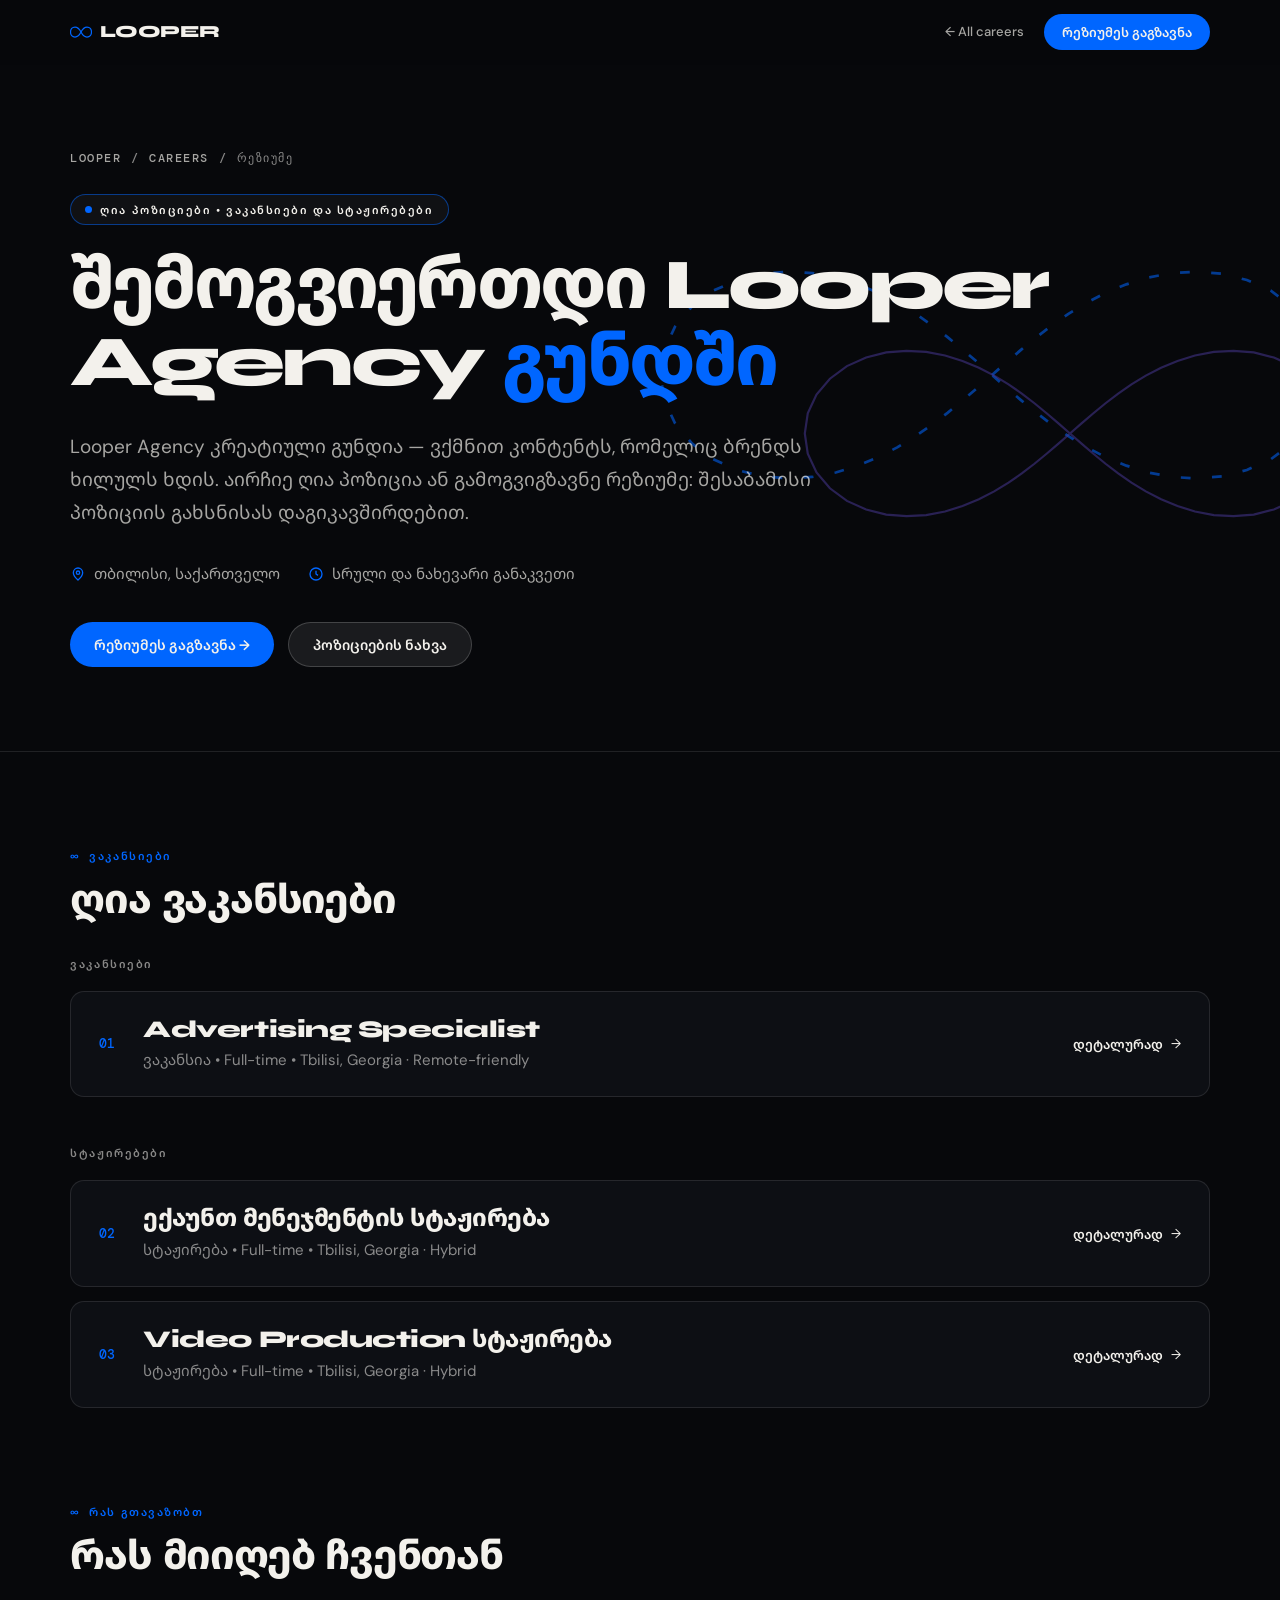
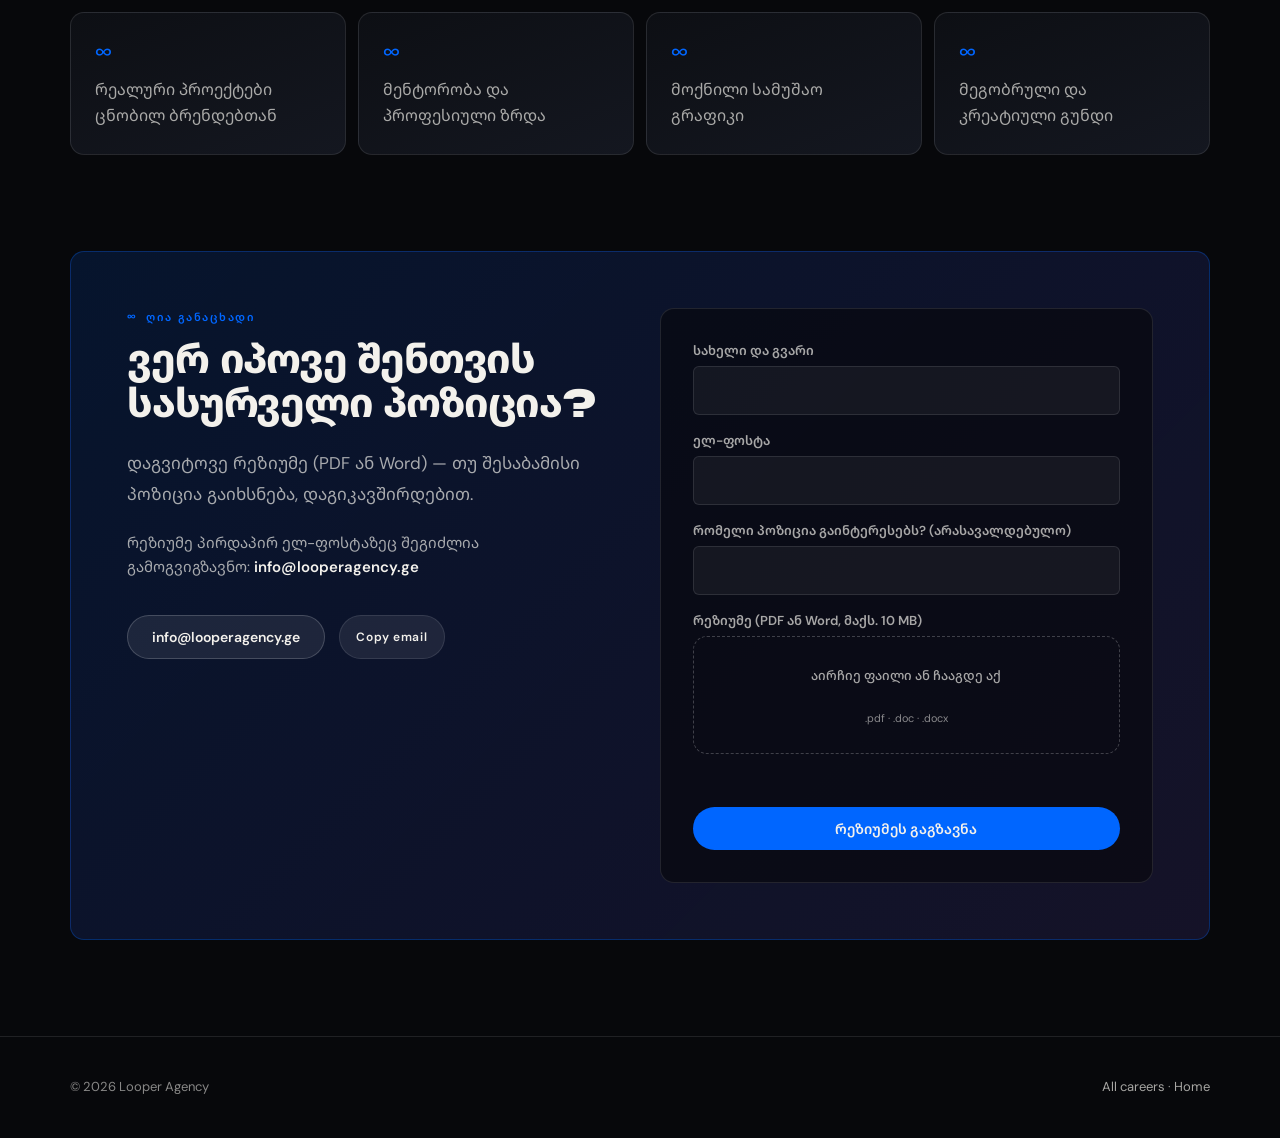
<file: careers/resume.html>
<!doctype html>
<html lang="ka">
<head>
<meta charset="utf-8">
<meta name="viewport" content="width=device-width, initial-scale=1, viewport-fit=cover">
<title>რეზიუმეს გაგზავნა · Looper Agency</title>
<meta name="description" content="Leave your resume with Looper Agency — open roles, internships and an open application.">
<link rel="icon" href="data:image/svg+xml,%3Csvg xmlns='http://www.w3.org/2000/svg' viewBox='0 0 44 28'%3E%3Crect width='44' height='28' fill='%2307080b'/%3E%3Cpath d='M22 14C22 14 17 4 10 4C4.477 4 1 8.477 1 14C1 19.523 4.477 24 10 24C17 24 22 14 22 14ZM22 14C22 14 27 24 34 24C39.523 24 43 19.523 43 14C43 8.477 39.523 4 34 4C27 4 22 14 22 14Z' fill='none' stroke='%230066FF' stroke-width='3' stroke-linecap='round'/%3E%3C/svg%3E">
<link rel="preconnect" href="https://fonts.googleapis.com"><link rel="preconnect" href="https://fonts.gstatic.com" crossorigin>
<link rel="stylesheet" href="https://fonts.googleapis.com/css2?family=Syne:wght@400;700;800&family=DM+Sans:wght@300;400;500;600&family=DM+Mono:wght@400;500&family=Noto+Sans+Georgian:wght@400;500;700;800&display=swap">
<style>
:root{--bg:#07080b;--surface:#0d0f14;--surface-2:#141720;--white:#F3F1EC;--text-2:rgba(243,241,236,.68);--text-3:rgba(243,241,236,.55);--line:rgba(255,255,255,.1);--blue:#0066FF;--violet:#7A5CFF;--r-sm:6px;--r-md:14px;--r-pill:999px;--ease:cubic-bezier(.16,1,.3,1);--gutter:clamp(20px,5.5vw,80px);color-scheme:dark;
--font-d:'Syne','Noto Sans Georgian',system-ui,sans-serif;--font-b:'DM Sans','Noto Sans Georgian',system-ui,sans-serif;--font-m:'DM Mono',ui-monospace,monospace}
*,*::before,*::after{box-sizing:border-box;margin:0;padding:0}
html{scroll-behavior:smooth;overflow-x:clip}
body{font-family:var(--font-b);background:var(--bg);color:var(--white);line-height:1.6;overflow-x:clip;-webkit-font-smoothing:antialiased}
a{color:inherit}
:focus-visible{outline:2px solid var(--blue);outline-offset:3px;border-radius:var(--r-sm)}
::selection{background:var(--blue);color:#fff}
#prog{position:fixed;top:0;left:0;right:0;height:2px;z-index:50;transform-origin:0 50%;transform:scaleX(0);background:linear-gradient(90deg,var(--blue),var(--violet))}
nav{position:fixed;top:0;left:0;right:0;z-index:40;display:flex;align-items:center;justify-content:space-between;gap:16px;padding:14px var(--gutter);background:rgba(7,8,11,.78);-webkit-backdrop-filter:blur(14px);backdrop-filter:blur(14px);border-bottom:1px solid transparent}
.logo{display:flex;align-items:center;gap:8px;font-family:var(--font-d);font-weight:800;font-size:1.0625rem;letter-spacing:-.02em;text-decoration:none}
.nav-r{display:flex;align-items:center;gap:20px}
.back{font-size:.8125rem;font-weight:500;color:var(--text-2);text-decoration:none;transition:color .2s var(--ease)}
.back:hover{color:var(--white)}
.btn{display:inline-flex;align-items:center;gap:8px;font:600 .875rem var(--font-b);color:var(--white);background:var(--blue);padding:12px 24px;border-radius:var(--r-pill);text-decoration:none;border:0;cursor:pointer;transition:background .2s var(--ease),transform .3s var(--ease)}
.btn:hover{background:#0055dd;transform:translateY(-2px)}
.btn.ghost{background:rgba(255,255,255,.08);border:1px solid rgba(255,255,255,.18)}
.btn.ghost:hover{background:rgba(255,255,255,.14)}
.btn.sm{padding:9px 18px;font-size:.8125rem}
/* hero */
.hero{position:relative;padding:150px var(--gutter) 72px;overflow:hidden;border-bottom:1px solid var(--line)}
.hero-art{position:absolute;right:-8%;top:50%;width:min(780px,70vw);transform:translateY(-50%);pointer-events:none;opacity:.55}
.hero-art use{fill:none;stroke:var(--blue);stroke-width:1.4}
.hero-art .a{stroke-dasharray:5 11;animation:flow 26s linear infinite}
.hero-art .b{stroke:var(--violet);opacity:.55;transform-origin:200px 150px;animation:spin 60s linear infinite}
@keyframes flow{to{stroke-dashoffset:-320}}
@keyframes spin{to{transform:rotate(360deg)}}
.wrap{max-width:1400px;margin:0 auto;position:relative}
.crumbs{display:flex;align-items:center;gap:10px;font:500 .75rem var(--font-m);letter-spacing:.12em;text-transform:uppercase;color:var(--text-3);margin-bottom:28px}
.crumbs a{text-decoration:none;color:var(--text-2)}.crumbs a:hover{color:var(--white)}
.badges{display:flex;flex-wrap:wrap;gap:10px;margin-bottom:22px}
.badge{display:inline-flex;align-items:center;gap:8px;font:600 .6875rem var(--font-b);letter-spacing:.14em;text-transform:uppercase;border:1px solid var(--line);background:rgba(255,255,255,.04);padding:7px 14px;border-radius:var(--r-pill);color:var(--text-2)}
.badge.live{color:var(--white);border-color:rgba(0,102,255,.5)}
.badge.live::before{content:'';width:7px;height:7px;border-radius:50%;background:var(--blue);box-shadow:0 0 0 0 rgba(0,102,255,.6);animation:pulse 2s infinite}
@keyframes pulse{70%{box-shadow:0 0 0 9px rgba(0,102,255,0)}100%{box-shadow:0 0 0 0 rgba(0,102,255,0)}}
h1{font-family:var(--font-d);font-weight:800;letter-spacing:-.04em;line-height:.98;font-size:clamp(2.6rem,7.4vw,6.5rem);max-width:12ch;text-wrap:balance}
h1 em{font-style:normal;color:var(--blue)}
.ka-sub{margin-top:14px;font-size:clamp(1rem,1.6vw,1.25rem);color:var(--text-2);font-weight:500}
.lead{margin-top:28px;max-width:62ch;font-size:clamp(1rem,1.5vw,1.1875rem);color:var(--text-2);line-height:1.75}
.meta{display:flex;flex-wrap:wrap;gap:12px 28px;margin-top:32px;font-size:.9375rem;color:var(--text-2)}
.meta span{display:inline-flex;align-items:center;gap:8px}
.meta svg{color:var(--blue)}
.cta-row{display:flex;flex-wrap:wrap;gap:14px;margin-top:36px}
/* body */
.body{display:grid;grid-template-columns:minmax(0,1fr) 340px;gap:64px;padding:80px var(--gutter) 40px;max-width:calc(1400px + 2*var(--gutter));margin:0 auto;align-items:start}
section.blk{padding:0 0 64px;margin-bottom:64px;border-bottom:1px solid var(--line)}
section.blk:last-of-type{border-bottom:0;margin-bottom:0}
.eyebrow{font:600 .6875rem var(--font-b);letter-spacing:.14em;text-transform:uppercase;color:var(--blue);margin-bottom:14px;display:flex;gap:10px;align-items:center}
.eyebrow::before{content:'\221E';color:var(--blue);font-size:1.1em;letter-spacing:0}
h2{font-family:var(--font-d);font-weight:800;letter-spacing:-.03em;line-height:1.1;font-size:clamp(1.6rem,3.2vw,2.5rem);margin-bottom:22px;text-wrap:balance}
p.t{color:var(--text-2);font-size:1.0625rem;line-height:1.8;max-width:68ch}
p.t+p.t{margin-top:16px}
ol.duties{list-style:none;counter-reset:d;display:grid;gap:12px;margin-top:26px}
ol.duties li{counter-increment:d;display:grid;grid-template-columns:44px 1fr;gap:18px;align-items:start;background:var(--surface);border:1px solid var(--line);border-radius:var(--r-md);padding:20px 24px;color:var(--text-2);line-height:1.7;transition:border-color .3s var(--ease),transform .4s var(--ease),background .3s}
ol.duties li::before{content:counter(d,decimal-leading-zero);font:500 .8125rem var(--font-m);color:var(--blue);padding-top:3px}
ol.duties li:hover{border-color:rgba(0,102,255,.55);transform:translateX(6px);background:var(--surface-2)}
.cols{display:grid;grid-template-columns:1fr 1fr;gap:20px}
.panel{background:var(--surface);border:1px solid var(--line);border-radius:var(--r-md);padding:30px}
.panel h3{font-family:var(--font-d);font-weight:800;letter-spacing:-.02em;font-size:1.25rem;margin-bottom:18px}
ul.chk{list-style:none;display:grid;gap:14px}
ul.chk li{position:relative;padding-left:30px;color:var(--text-2);line-height:1.65}
ul.chk li::before{content:'';position:absolute;left:0;top:.45em;width:16px;height:16px;border-radius:50%;border:1.5px solid var(--blue);background:radial-gradient(circle,var(--blue) 0 3px,transparent 4px)}
ul.chk.plus li::before{border-color:var(--violet);background:none;content:'+';display:grid;place-items:center;font:600 .8rem var(--font-b);color:var(--violet);line-height:1}
.offer{display:grid;grid-template-columns:repeat(auto-fill,minmax(260px,1fr));gap:12px;margin-top:26px;list-style:none}
.offer li{background:linear-gradient(160deg,var(--surface),var(--surface-2));border:1px solid var(--line);border-radius:var(--r-md);padding:20px 22px;color:var(--text-2);line-height:1.6;font-size:.9688rem;transition:transform .4s var(--ease),border-color .3s}
.offer li:hover{transform:translateY(-4px);border-color:rgba(122,92,255,.5)}
.process{background:linear-gradient(135deg,rgba(0,102,255,.14),rgba(122,92,255,.12));border:1px solid rgba(0,102,255,.3);border-radius:var(--r-md);padding:clamp(24px,4vw,44px)}
.subject{margin-top:26px;display:flex;flex-wrap:wrap;align-items:center;gap:12px 16px;background:rgba(7,8,11,.55);border:1px solid var(--line);border-radius:var(--r-md);padding:16px 18px}
.subject small{display:block;font:600 .6875rem var(--font-b);letter-spacing:.14em;text-transform:uppercase;color:var(--text-3);width:100%}
.subject code{font:500 .9375rem var(--font-m);color:var(--white);flex:1 1 220px;overflow-wrap:anywhere}
.copy{font:600 .75rem var(--font-b);letter-spacing:.06em;color:var(--white);background:rgba(255,255,255,.08);border:1px solid var(--line);border-radius:var(--r-pill);padding:8px 16px;cursor:pointer;transition:background .2s,border-color .2s}
.copy:hover{background:rgba(255,255,255,.14);border-color:var(--blue)}
.mailline{margin-top:18px;color:var(--text-2);font-size:.9375rem}
.mailline b{color:var(--white);font-weight:600;user-select:all}
/* side */
aside{position:sticky;top:88px;display:grid;gap:16px}
.card{background:var(--surface);border:1px solid var(--line);border-radius:var(--r-md);padding:26px}
.card h4{font:600 .6875rem var(--font-b);letter-spacing:.14em;text-transform:uppercase;color:var(--text-3);margin-bottom:16px}
.kv{display:grid;gap:14px}
.kv div{display:flex;justify-content:space-between;gap:12px;font-size:.9375rem;border-bottom:1px solid var(--line);padding-bottom:12px}
.kv div:last-child{border-bottom:0;padding-bottom:0}
.kv span{color:var(--text-3)}.kv b{font-weight:600;text-align:right}
.card .btn{width:100%;justify-content:center;margin-top:18px}
.others a{display:flex;justify-content:space-between;align-items:center;gap:12px;text-decoration:none;padding:12px 0;border-bottom:1px solid var(--line);color:var(--text-2);transition:color .2s,padding .3s var(--ease)}
.others a:last-child{border-bottom:0}
.others a:hover{color:var(--white);padding-left:6px}
.others small{display:block;color:var(--text-3);font-size:.75rem}
footer{border-top:1px solid var(--line);padding:40px var(--gutter);display:flex;flex-wrap:wrap;gap:16px;justify-content:space-between;color:var(--text-3);font-size:.8125rem}
footer a{color:var(--text-2);text-decoration:none}footer a:hover{color:var(--white)}
.rv{opacity:0;transform:translateY(22px);transition:opacity .55s var(--ease),transform .65s var(--ease)}
.rv.on{opacity:1;transform:none}
@media(max-width:1000px){.body{grid-template-columns:1fr;gap:32px}aside{position:static}.cols{grid-template-columns:1fr}.hero-art{opacity:.25}}
@media(max-width:560px){nav .back{display:none}ol.duties li{grid-template-columns:34px 1fr;padding:16px 18px;gap:12px}}
@media(prefers-reduced-motion:reduce){*{animation:none!important;transition:none!important}.rv{opacity:1;transform:none}html{scroll-behavior:auto}}

.hero.r{padding-bottom:84px}
.hero.r h1{max-width:16ch;font-size:clamp(2.2rem,5.6vw,5rem);line-height:1.08}
.hero.r .lead{max-width:60ch}
.sec{padding:96px var(--gutter) 0;max-width:calc(1400px + 2*var(--gutter));margin:0 auto}
.sec-h{display:flex;flex-wrap:wrap;align-items:end;justify-content:space-between;gap:12px 32px;margin-bottom:34px}
.sec-h h2{margin-bottom:0}
.roles{display:grid;gap:14px}
.role-grp{font:600 .6875rem var(--font-b);letter-spacing:.14em;text-transform:uppercase;color:var(--text-3);margin:34px 0 6px}
.role-grp:first-of-type{margin-top:0}
.role{display:grid;grid-template-columns:auto minmax(0,1fr) auto;gap:8px 28px;align-items:center;text-decoration:none;background:var(--surface);border:1px solid var(--line);border-radius:var(--r-md);padding:24px 28px;transition:border-color .3s var(--ease),transform .4s var(--ease),background .3s}
.role:hover{border-color:rgba(0,102,255,.55);transform:translateX(6px);background:var(--surface-2)}
.role .n{font:500 .8125rem var(--font-m);color:var(--blue)}
.role h3{font-family:var(--font-d);font-weight:800;letter-spacing:-.02em;font-size:clamp(1.15rem,2vw,1.5rem);line-height:1.2}
.role p{color:var(--text-3);font-size:.9375rem;margin-top:4px}
.role .go{font:600 .8125rem var(--font-b);color:var(--white);display:inline-flex;gap:8px;align-items:center;white-space:nowrap}
.role .go b{font-weight:400;transition:transform .3s var(--ease)}
.role:hover .go b{transform:translateX(5px)}
.perks{display:grid;grid-template-columns:repeat(auto-fit,minmax(240px,1fr));gap:12px;list-style:none}
.perks li{background:linear-gradient(160deg,var(--surface),var(--surface-2));border:1px solid var(--line);border-radius:var(--r-md);padding:26px 24px;color:var(--text-2);line-height:1.6;transition:transform .4s var(--ease),border-color .3s}
.perks li:hover{transform:translateY(-4px);border-color:rgba(122,92,255,.5)}
.perks li::before{content:'\221E';display:block;color:var(--blue);font-size:1.5rem;line-height:1;margin-bottom:14px}
.apply{display:grid;grid-template-columns:minmax(0,1fr) minmax(0,1.05fr);gap:clamp(28px,5vw,72px);align-items:start;background:linear-gradient(135deg,rgba(0,102,255,.14),rgba(122,92,255,.12));border:1px solid rgba(0,102,255,.3);border-radius:var(--r-md);padding:clamp(26px,4.5vw,56px)}
.apply .t{margin-top:0}
.apply .mailline{margin-top:22px}
form.rf{display:grid;gap:16px;background:rgba(7,8,11,.6);border:1px solid var(--line);border-radius:var(--r-md);padding:clamp(20px,3vw,32px)}
.rf label{display:grid;gap:7px;font:600 .8125rem var(--font-b);color:var(--text-2)}
.rf input[type=text],.rf input[type=email]{font:400 1rem var(--font-b);color:var(--white);background:rgba(255,255,255,.05);border:1px solid var(--line);border-radius:var(--r-sm);padding:13px 14px;width:100%;transition:border-color .2s,background .2s}
.rf input:focus{outline:none;border-color:var(--blue);background:rgba(255,255,255,.08)}
.drop{position:relative;display:grid;place-items:center;text-align:center;gap:6px;min-height:118px;border:1.5px dashed rgba(255,255,255,.22);border-radius:var(--r-md);padding:18px;color:var(--text-2);font-weight:500;cursor:pointer;transition:border-color .2s,background .2s}
.drop:hover,.drop.over{border-color:var(--blue);background:rgba(0,102,255,.08)}
.drop input{position:absolute;inset:0;width:100%;height:100%;opacity:0;cursor:pointer}
.drop small{color:var(--text-3);font-weight:400}
.drop.has{border-style:solid;border-color:rgba(0,102,255,.6);color:var(--white)}
.rf .msg{min-height:1.4em;font-size:.9375rem}
.rf .msg.err{color:#ff8a8a}
.rf .msg.ok{color:#7ee0a8}
.rf .btn{justify-content:center;width:100%}
.rf .btn[disabled]{opacity:.6;cursor:wait;transform:none}
.thanks{display:none;text-align:center;padding:28px 8px}
.thanks h3{font-family:var(--font-d);font-weight:800;font-size:1.6rem;margin-bottom:10px}
.thanks p{color:var(--text-2)}
.rf.done>*:not(.thanks){display:none}.rf.done .thanks{display:block}
.fallback{display:none;margin-top:4px;padding:14px 16px;border:1px solid var(--line);border-radius:var(--r-sm);color:var(--text-2);font-size:.9375rem;background:rgba(255,255,255,.04)}
.fallback b{color:var(--white);user-select:all}
.rbody{padding-bottom:96px}
@media(max-width:900px){.apply{grid-template-columns:1fr}}
@media(max-width:560px){.role{grid-template-columns:auto minmax(0,1fr);padding:20px}.role .go{grid-column:2}.sec{padding-top:72px}}
</style>
</head>
<body>
<div id="prog" aria-hidden="true"></div>
<nav>
  <a class="logo" href="../index.html" aria-label="Looper Agency — home"><svg width="22" height="14" viewBox="0 0 44 28" fill="none"><path d="M22 14C22 14 17 4 10 4C4.477 4 1 8.477 1 14C1 19.523 4.477 24 10 24C17 24 22 14 22 14ZM22 14C22 14 27 24 34 24C39.523 24 43 19.523 43 14C43 8.477 39.523 4 34 4C27 4 22 14 22 14Z" stroke="#0066FF" stroke-width="2.5" stroke-linecap="round"/></svg>LOOPER</a>
  <div class="nav-r"><a class="back" href="../index.html#careers">← All careers</a><a class="btn sm" href="#apply">რეზიუმეს გაგზავნა</a></div>
</nav>

<header class="hero r">
  <svg class="hero-art" viewBox="0 0 400 300" aria-hidden="true"><defs><path id="lp" d="M370.0 150.0 L368.1 162.9 L362.5 174.9 L353.9 185.1 L343.0 193.2 L330.7 198.7 L317.8 202.0 L304.8 203.0 L292.2 202.3 L280.1 200.0 L268.9 196.5 L258.4 192.2 L248.6 187.1 L239.4 181.5 L230.9 175.6 L222.8 169.4 L215.0 163.0 L207.4 156.5 L200.0 150.0 L192.6 143.5 L185.0 137.0 L177.2 130.6 L169.1 124.4 L160.6 118.5 L151.4 112.9 L141.6 107.8 L131.1 103.5 L119.9 100.0 L107.8 97.7 L95.2 97.0 L82.2 98.0 L69.3 101.3 L57.0 106.8 L46.1 114.9 L37.5 125.1 L31.9 137.1 L30.0 150.0 L31.9 162.9 L37.5 174.9 L46.1 185.1 L57.0 193.2 L69.3 198.7 L82.2 202.0 L95.2 203.0 L107.8 202.3 L119.9 200.0 L131.1 196.5 L141.6 192.2 L151.4 187.1 L160.6 181.5 L169.1 175.6 L177.2 169.4 L185.0 163.0 L192.6 156.5 L200.0 150.0 L207.4 143.5 L215.0 137.0 L222.8 130.6 L230.9 124.4 L239.4 118.5 L248.6 112.9 L258.4 107.8 L268.9 103.5 L280.1 100.0 L292.2 97.7 L304.8 97.0 L317.8 98.0 L330.7 101.3 L343.0 106.8 L353.9 114.9 L362.5 125.1 L368.1 137.1 L370.0 150.0Z"/></defs><use href="#lp" class="a"/><use href="#lp" class="b" transform="scale(.8) translate(50 37.5)"/></svg>
  <div class="wrap">
    <p class="crumbs"><a href="../index.html">Looper</a><span>/</span><a href="../index.html#careers">Careers</a><span>/</span><span>რეზიუმე</span></p>
    <div class="badges"><span class="badge live">ღია პოზიციები • ვაკანსიები და სტაჟირებები</span></div>
    <h1>შემოგვიერთდი Looper Agency <em>გუნდში</em></h1>
    <p class="lead">Looper Agency კრეატიული გუნდია — ვქმნით კონტენტს, რომელიც ბრენდს ხილულს ხდის. აირჩიე ღია პოზიცია ან გამოგვიგზავნე რეზიუმე: შესაბამისი პოზიციის გახსნისას დაგიკავშირდებით.</p>
    <div class="meta"><span><svg width="16" height="16" viewBox="0 0 24 24" fill="none" stroke="currentColor" stroke-width="2"><path d="M12 21s7-6.2 7-11a7 7 0 1 0-14 0c0 4.8 7 11 7 11z"/><circle cx="12" cy="10" r="2.5"/></svg>თბილისი, საქართველო</span><span><svg width="16" height="16" viewBox="0 0 24 24" fill="none" stroke="currentColor" stroke-width="2"><circle cx="12" cy="12" r="9"/><path d="M12 7v5l3 2"/></svg>სრული და ნახევარი განაკვეთი</span></div>
    <div class="cta-row"><a class="btn" href="#apply">რეზიუმეს გაგზავნა →</a><a class="btn ghost" href="#roles">პოზიციების ნახვა</a></div>
  </div>
</header>

<main class="rbody">
  <section class="sec" id="roles">
    <div class="sec-h rv"><div><p class="eyebrow">ვაკანსიები</p><h2>ღია ვაკანსიები</h2></div></div>
    <div class="roles"><p class="role-grp">ვაკანსიები</p><a class="role rv" href="advertiser.html"><span class="n">01</span><span><h3>Advertising Specialist</h3><p>ვაკანსია • Full-time • Tbilisi, Georgia · Remote-friendly</p></span><span class="go">დეტალურად <b aria-hidden="true">→</b></span></a><p class="role-grp">სტაჟირებები</p><a class="role rv" href="account-manager-internship.html"><span class="n">02</span><span><h3>ექაუნთ მენეჯმენტის სტაჟირება</h3><p>სტაჟირება • Full-time • Tbilisi, Georgia · Hybrid</p></span><span class="go">დეტალურად <b aria-hidden="true">→</b></span></a><a class="role rv" href="video-content-production-internship.html"><span class="n">03</span><span><h3>Video Production სტაჟირება</h3><p>სტაჟირება • Full-time • Tbilisi, Georgia · Hybrid</p></span><span class="go">დეტალურად <b aria-hidden="true">→</b></span></a></div>
  </section>

  <section class="sec" id="perks">
    <div class="sec-h rv"><div><p class="eyebrow">რას გთავაზობთ</p><h2>რას მიიღებ ჩვენთან</h2></div></div>
    <ul class="perks"><li class="rv">რეალური პროექტები ცნობილ ბრენდებთან</li><li class="rv">მენტორობა და პროფესიული ზრდა</li><li class="rv">მოქნილი სამუშაო გრაფიკი</li><li class="rv">მეგობრული და კრეატიული გუნდი</li></ul>
  </section>

  <section class="sec" id="apply">
    <div class="apply rv">
      <div>
        <p class="eyebrow">ღია განაცხადი</p>
        <h2>ვერ იპოვე შენთვის სასურველი პოზიცია?</h2>
        <p class="t">დაგვიტოვე რეზიუმე (PDF ან Word) — თუ შესაბამისი პოზიცია გაიხსნება, დაგიკავშირდებით.</p>
        <p class="mailline">რეზიუმე პირდაპირ ელ-ფოსტაზეც შეგიძლია გამოგვიგზავნო: <b>info@looperagency.ge</b></p>
        <div class="cta-row"><a class="btn ghost" href="mailto:info@looperagency.ge?subject=Resume">info@looperagency.ge</a><button class="copy" type="button" id="copyMail">Copy email</button></div>
      </div>
      <form class="rf" id="rf" novalidate>
        <label>სახელი და გვარი<input type="text" name="name" maxlength="100" autocomplete="name" required></label>
        <label>ელ-ფოსტა<input type="email" name="email" maxlength="255" autocomplete="email" required></label>
        <label>რომელი პოზიცია გაინტერესებს? (არასავალდებულო)<input type="text" name="role" maxlength="200" list="roleList"><datalist id="roleList"><option value="Advertising Specialist"><option value="ექაუნთ მენეჯმენტის სტაჟირება"><option value="Video Production სტაჟირება"></datalist></label>
        <label>რეზიუმე (PDF ან Word, მაქს. 10 MB)
          <span class="drop" id="drop"><span id="dropTxt">აირჩიე ფაილი ან ჩააგდე აქ</span><small>.pdf · .doc · .docx</small><input type="file" id="file" accept=".pdf,.doc,.docx,application/pdf,application/msword,application/vnd.openxmlformats-officedocument.wordprocessingml.document"></span>
        </label>
        <p class="msg" id="msg" role="status" aria-live="polite"></p>
        <div class="fallback" id="fb">ფორმის გაგზავნა ამ გვერდიდან ვერ მოხერხდა — გთხოვთ, რეზიუმე გამოგვიგზავნოთ ელ-ფოსტაზე: <b>info@looperagency.ge</b></div>
        <button class="btn" type="submit" id="send">რეზიუმეს გაგზავნა</button>
        <div class="thanks" id="thanks"><h3>გმადლობთ!</h3><p>თქვენი რეზიუმე მივიღეთ. შესაბამისი პოზიციის გახსნისას დაგიკავშირდებით.</p></div>
      </form>
    </div>
  </section>
</main>
<footer><span>© 2026 Looper Agency</span><span><a href="../index.html#careers">All careers</a> · <a href="../index.html">Home</a></span></footer>
<script>
(function(){
  var SB={url:"https://tmprcexuikwzrzhnzany.supabase.co",key:"sb_publishable_K8r9GEFBoWkKEiazLRYSKA_kI0sSX7F"};
  var MAX=10*1024*1024,OK=/\.(pdf|docx?)$/i,TYPES=['application/pdf','application/msword','application/vnd.openxmlformats-officedocument.wordprocessingml.document'];
  var io=new IntersectionObserver(function(es){es.forEach(function(x){if(x.isIntersecting){x.target.classList.add('on');io.unobserve(x.target)}})},{threshold:.08});
  document.querySelectorAll('.rv').forEach(function(el){io.observe(el)});
  var bar=document.getElementById('prog');
  function p(){var m=document.documentElement.scrollHeight-innerHeight;bar.style.transform='scaleX('+(m>0?Math.min(1,scrollY/m):0)+')'}
  addEventListener('scroll',p,{passive:true});p();
  var cm=document.getElementById('copyMail');
  cm.addEventListener('click',function(){
    function done(){cm.textContent='Copied ✓';setTimeout(function(){cm.textContent='Copy email'},1800)}
    if(navigator.clipboard&&navigator.clipboard.writeText)navigator.clipboard.writeText('info@looperagency.ge').then(done,function(){});
  });
  var f=document.getElementById('rf'),file=document.getElementById('file'),drop=document.getElementById('drop'),dt=document.getElementById('dropTxt'),msg=document.getElementById('msg'),fb=document.getElementById('fb'),send=document.getElementById('send');
  var chosen=null;
  function say(t,c){msg.textContent=t||'';msg.className='msg'+(c?' '+c:'')}
  function pick(fl){
    say('');chosen=null;drop.classList.remove('has');dt.textContent='აირჩიე ფაილი ან ჩააგდე აქ';
    if(!fl)return;
    if(!(OK.test(fl.name)||TYPES.indexOf(fl.type)>-1)){say('გთხოვთ, ატვირთოთ PDF ან Word დოკუმენტი (.pdf, .doc, .docx).','err');file.value='';return}
    if(fl.size>MAX){say('ფაილი ძალიან დიდია — გთხოვთ, ზომა 10 MB-ს არ აღემატებოდეს.','err');file.value='';return}
    chosen=fl;drop.classList.add('has');dt.textContent=fl.name;
  }
  file.addEventListener('change',function(){pick(file.files&&file.files[0])});
  ['dragenter','dragover'].forEach(function(t){drop.addEventListener(t,function(e){e.preventDefault();drop.classList.add('over')})});
  ['dragleave','drop'].forEach(function(t){drop.addEventListener(t,function(e){e.preventDefault();drop.classList.remove('over')})});
  drop.addEventListener('drop',function(e){var fl=e.dataTransfer&&e.dataTransfer.files&&e.dataTransfer.files[0];if(fl){try{var d=new DataTransfer();d.items.add(fl);file.files=d.files}catch(_){}pick(fl)}});
  f.addEventListener('submit',function(ev){
    ev.preventDefault();fb.style.display='none';
    var name=f.name.value.trim().slice(0,100),email=f.email.value.trim().slice(0,255),role=f.role.value.trim().slice(0,200);
    if(!name||!/^\S+@\S+\.\S+$/.test(email)){say('გთხოვთ, მიუთითოთ სახელი და ელ-ფოსტის სწორი მისამართი.','err');return}
    if(!chosen){say('გთხოვთ, ატვირთოთ რეზიუმე PDF ან Word ფორმატში.','err');return}
    if(!SB){fb.style.display='block';say('');return}
    send.disabled=true;send.textContent='იგზავნება…';say('');
    var id=(window.crypto&&crypto.randomUUID)?crypto.randomUUID():String(Date.now())+Math.random().toString(16).slice(2);
    var path=id+'/'+chosen.name.replace(/[^\w.\-]+/g,'_');
    var H={apikey:SB.key};
    fetch(SB.url+'/storage/v1/object/resumes/'+path,{method:'POST',headers:{apikey:SB.key,'Content-Type':chosen.type||'application/octet-stream','x-upsert':'false'},body:chosen})
    .then(function(r){if(!r.ok)throw new Error('upload');return fetch(SB.url+'/rest/v1/applications',{method:'POST',headers:{apikey:SB.key,'Content-Type':'application/json',Prefer:'return=minimal'},body:JSON.stringify({name:name,email:email,role:role||null,resume_path:path})})})
    .then(function(r){if(!r.ok)throw new Error('insert');f.classList.add('done');document.getElementById('thanks').scrollIntoView({block:'center'})})
    .catch(function(){send.disabled=false;send.textContent='რეზიუმეს გაგზავნა';say('გაგზავნისას მოხდა შეცდომა. სცადეთ ხელახლა ან გამოგვიგზავნეთ ელ-ფოსტაზე.','err');fb.style.display='block'});
  });
})();
</script>
</body>
</html>
</file>
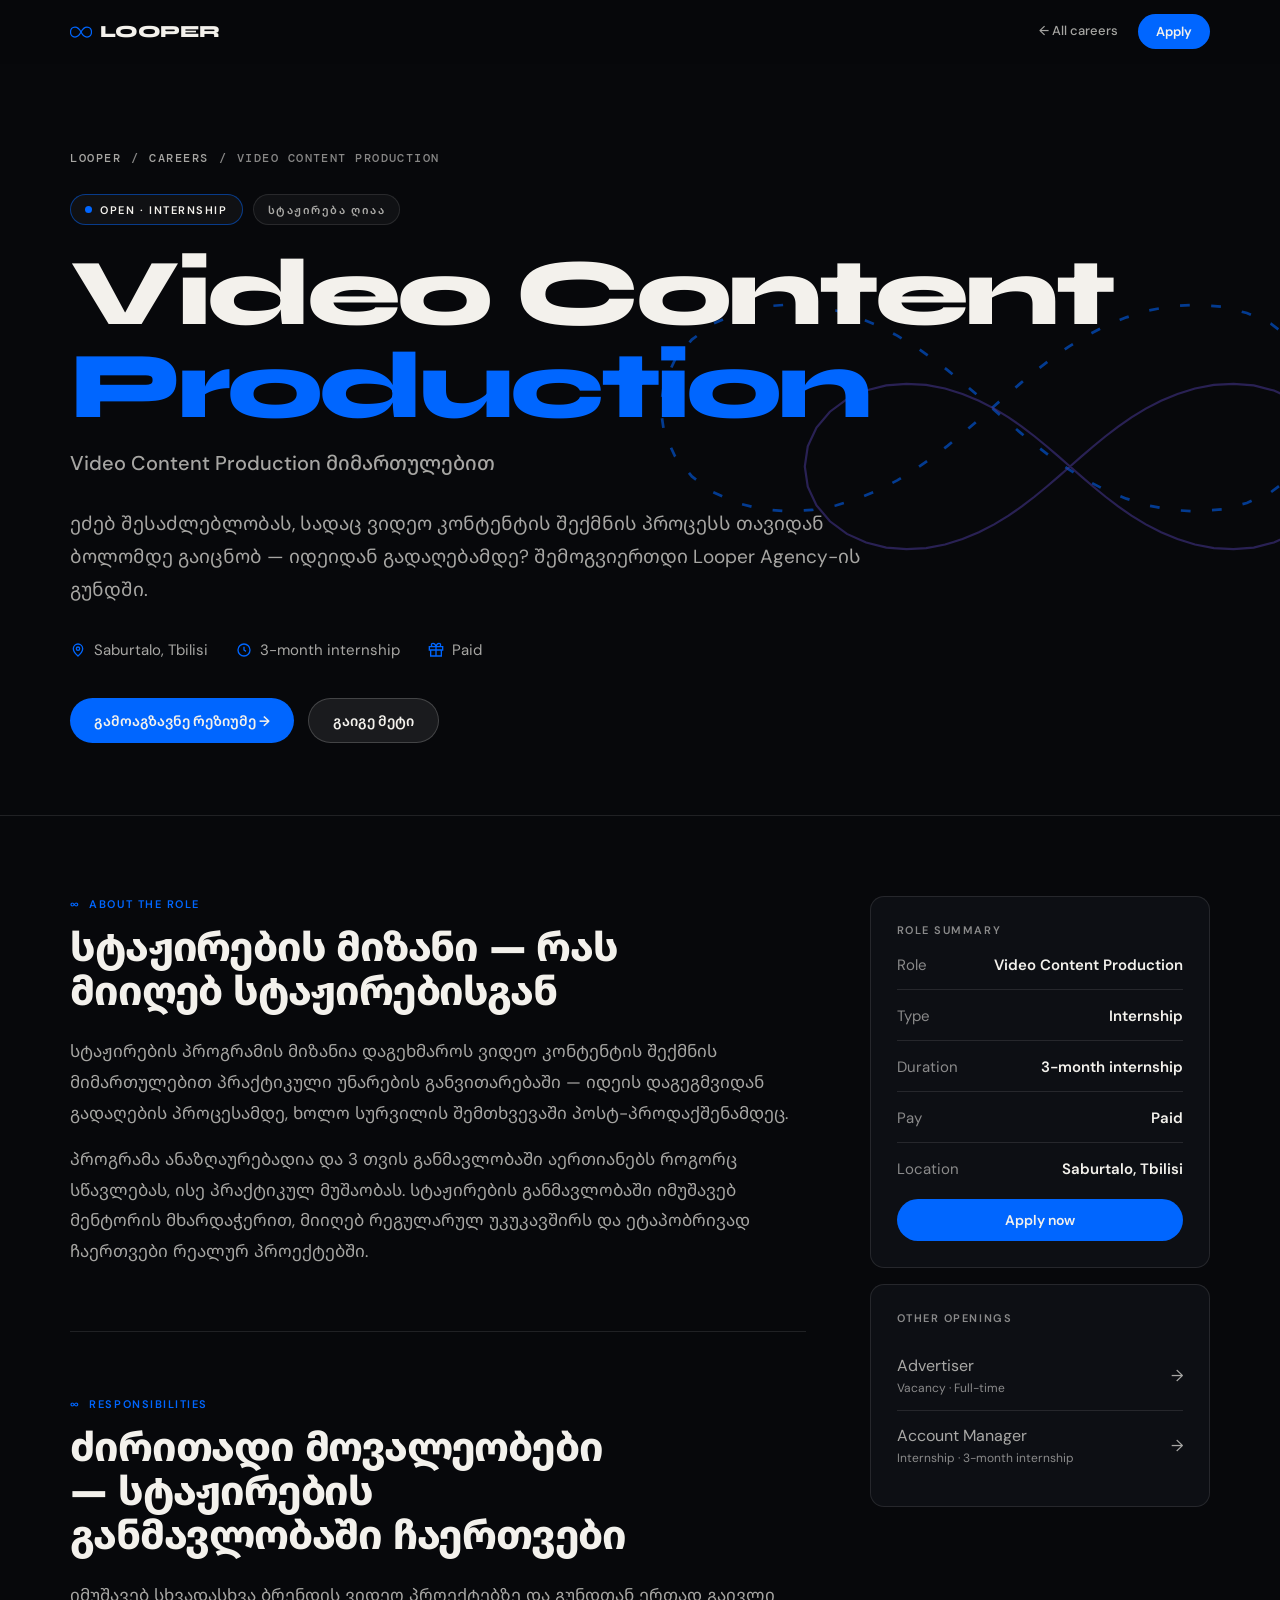
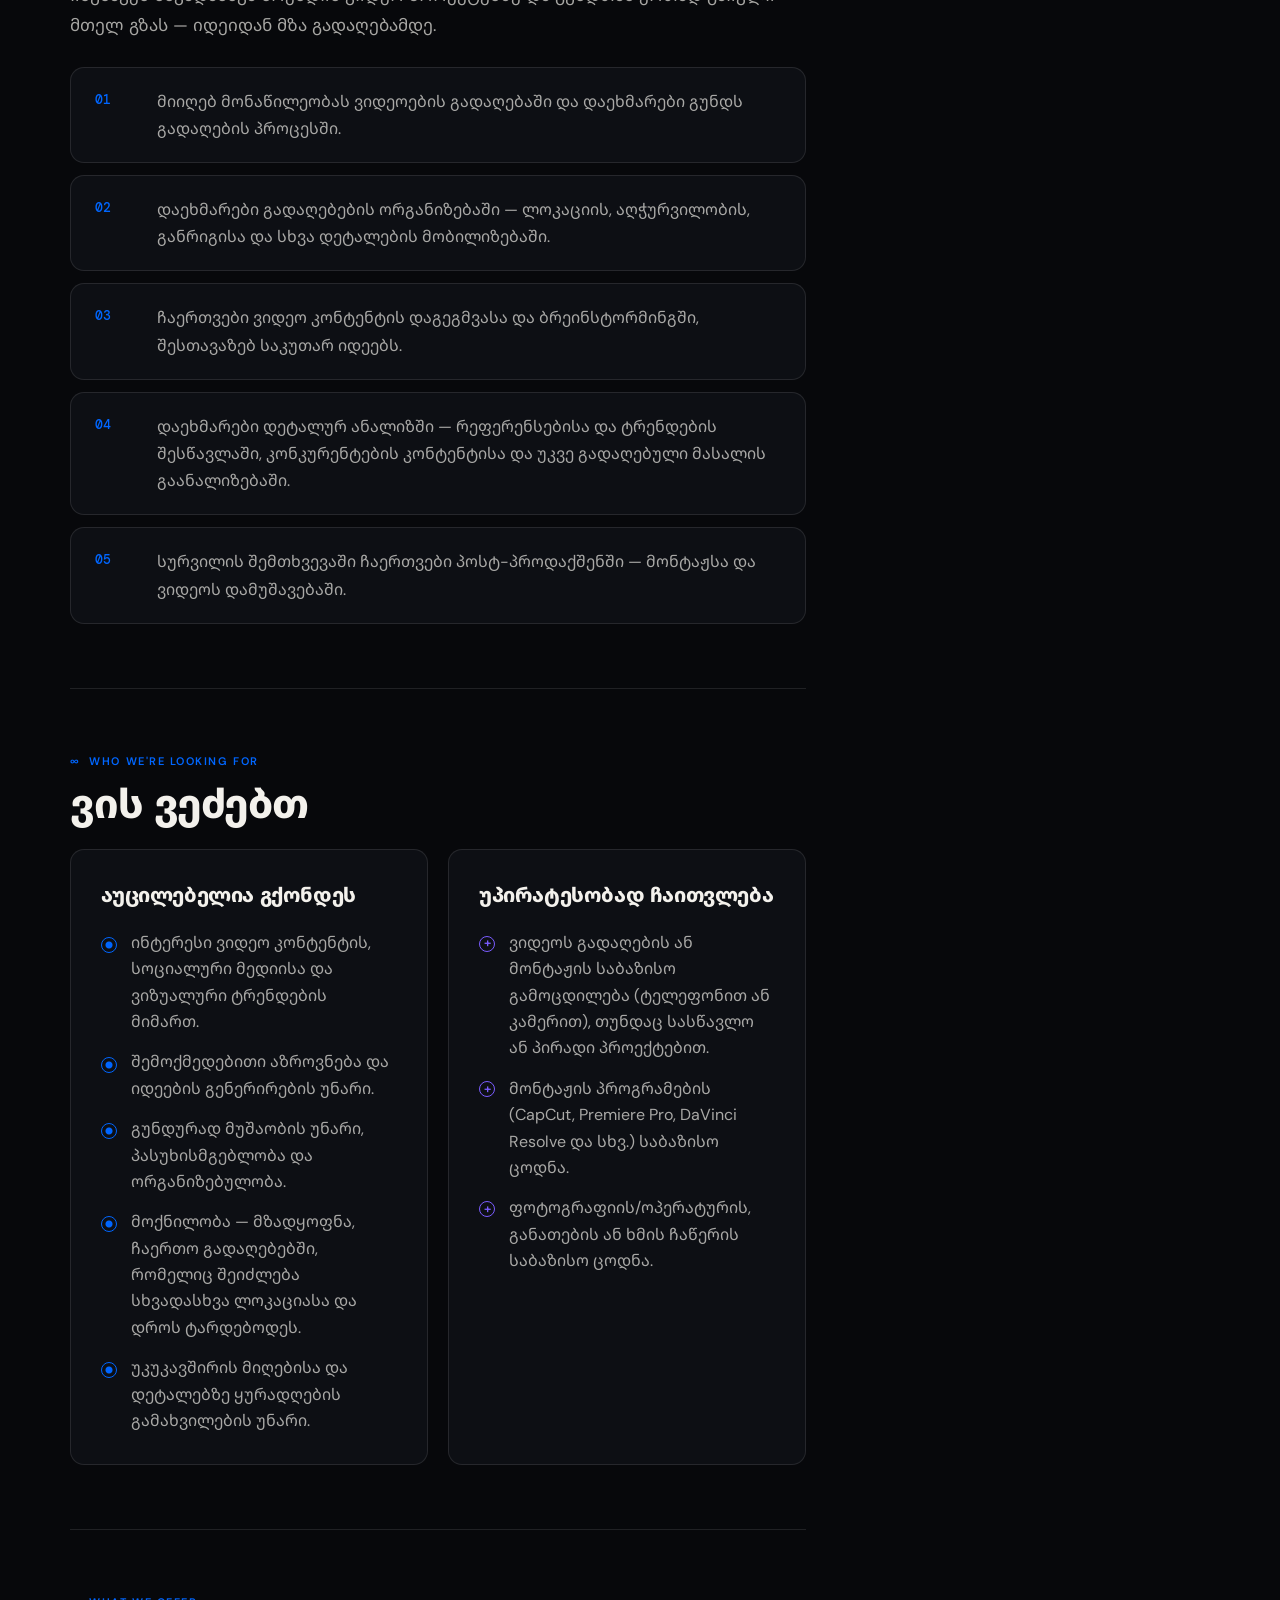
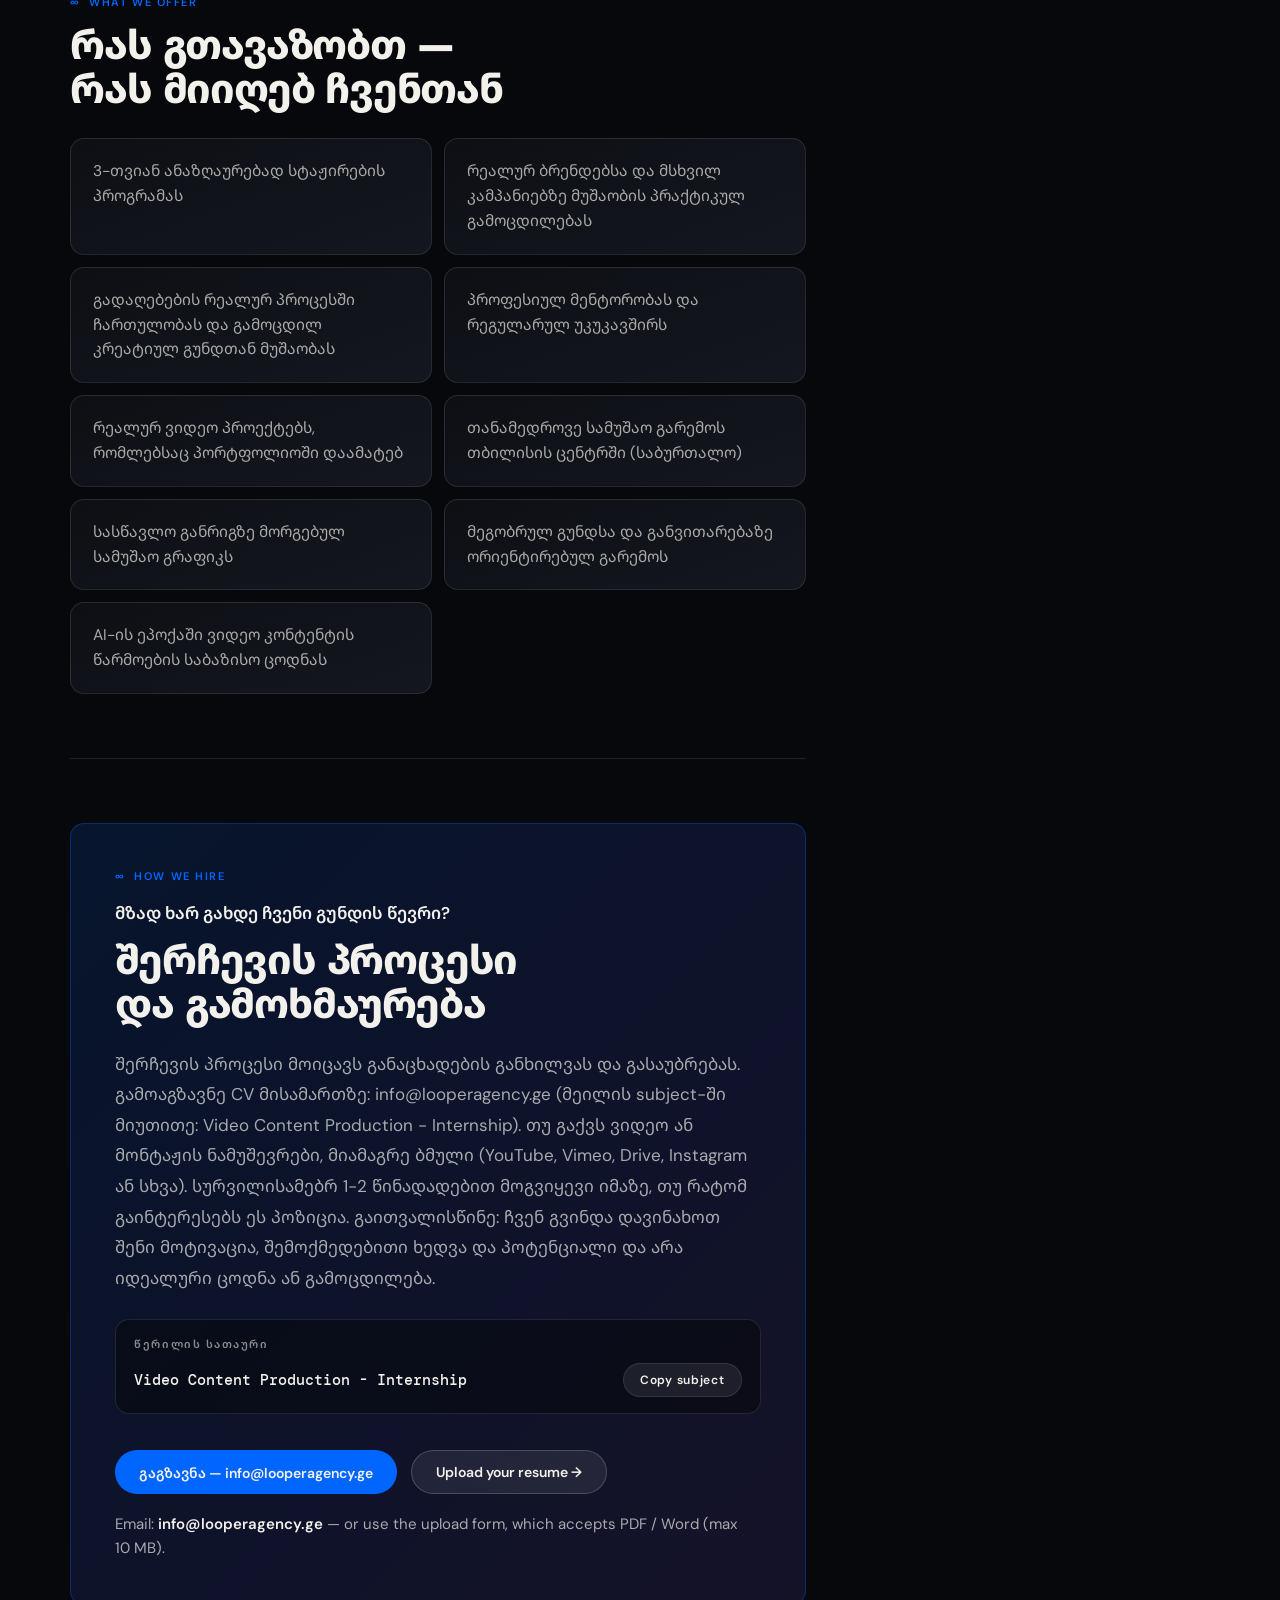
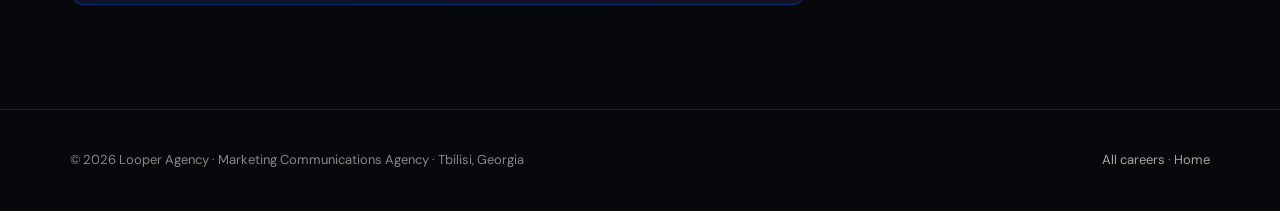
<file: careers/video-content-production-internship.html>
<!doctype html>
<html lang="en">
<head>
<meta charset="utf-8">
<meta name="viewport" content="width=device-width, initial-scale=1, viewport-fit=cover">
<title>Video Content Production — Internship · Looper Agency</title>
<meta name="description" content="Follow video content from idea to shoot — and, if you like, into post-production — on real brand projects.">
<link rel="icon" href="data:image/svg+xml,%3Csvg xmlns='http://www.w3.org/2000/svg' viewBox='0 0 44 28'%3E%3Crect width='44' height='28' fill='%2307080b'/%3E%3Cpath d='M22 14C22 14 17 4 10 4C4.477 4 1 8.477 1 14C1 19.523 4.477 24 10 24C17 24 22 14 22 14ZM22 14C22 14 27 24 34 24C39.523 24 43 19.523 43 14C43 8.477 39.523 4 34 4C27 4 22 14 22 14Z' fill='none' stroke='%230066FF' stroke-width='3' stroke-linecap='round'/%3E%3C/svg%3E">
<link rel="preconnect" href="https://fonts.googleapis.com"><link rel="preconnect" href="https://fonts.gstatic.com" crossorigin>
<link rel="stylesheet" href="https://fonts.googleapis.com/css2?family=Syne:wght@400;700;800&family=DM+Sans:wght@300;400;500;600&family=DM+Mono:wght@400;500&family=Noto+Sans+Georgian:wght@400;500;700&display=swap">
<style>
:root{--bg:#07080b;--surface:#0d0f14;--surface-2:#141720;--white:#F3F1EC;--text-2:rgba(243,241,236,.68);--text-3:rgba(243,241,236,.55);--line:rgba(255,255,255,.1);--blue:#0066FF;--violet:#7A5CFF;--r-sm:6px;--r-md:14px;--r-pill:999px;--ease:cubic-bezier(.16,1,.3,1);--gutter:clamp(20px,5.5vw,80px);color-scheme:dark;
--font-d:'Syne','Noto Sans Georgian',system-ui,sans-serif;--font-b:'DM Sans','Noto Sans Georgian',system-ui,sans-serif;--font-m:'DM Mono',ui-monospace,monospace}
*,*::before,*::after{box-sizing:border-box;margin:0;padding:0}
html{scroll-behavior:smooth;overflow-x:clip}
body{font-family:var(--font-b);background:var(--bg);color:var(--white);line-height:1.6;overflow-x:clip;-webkit-font-smoothing:antialiased}
a{color:inherit}
:focus-visible{outline:2px solid var(--blue);outline-offset:3px;border-radius:var(--r-sm)}
::selection{background:var(--blue);color:#fff}
#prog{position:fixed;top:0;left:0;right:0;height:2px;z-index:50;transform-origin:0 50%;transform:scaleX(0);background:linear-gradient(90deg,var(--blue),var(--violet))}
nav{position:fixed;top:0;left:0;right:0;z-index:40;display:flex;align-items:center;justify-content:space-between;gap:16px;padding:14px var(--gutter);background:rgba(7,8,11,.78);-webkit-backdrop-filter:blur(14px);backdrop-filter:blur(14px);border-bottom:1px solid transparent}
.logo{display:flex;align-items:center;gap:8px;font-family:var(--font-d);font-weight:800;font-size:1.0625rem;letter-spacing:-.02em;text-decoration:none}
.nav-r{display:flex;align-items:center;gap:20px}
.back{font-size:.8125rem;font-weight:500;color:var(--text-2);text-decoration:none;transition:color .2s var(--ease)}
.back:hover{color:var(--white)}
.btn{display:inline-flex;align-items:center;gap:8px;font:600 .875rem var(--font-b);color:var(--white);background:var(--blue);padding:12px 24px;border-radius:var(--r-pill);text-decoration:none;border:0;cursor:pointer;transition:background .2s var(--ease),transform .3s var(--ease)}
.btn:hover{background:#0055dd;transform:translateY(-2px)}
.btn.ghost{background:rgba(255,255,255,.08);border:1px solid rgba(255,255,255,.18)}
.btn.ghost:hover{background:rgba(255,255,255,.14)}
.btn.sm{padding:9px 18px;font-size:.8125rem}
/* hero */
.hero{position:relative;padding:150px var(--gutter) 72px;overflow:hidden;border-bottom:1px solid var(--line)}
.hero-art{position:absolute;right:-8%;top:50%;width:min(780px,70vw);transform:translateY(-50%);pointer-events:none;opacity:.55}
.hero-art use{fill:none;stroke:var(--blue);stroke-width:1.4}
.hero-art .a{stroke-dasharray:5 11;animation:flow 26s linear infinite}
.hero-art .b{stroke:var(--violet);opacity:.55;transform-origin:200px 150px;animation:spin 60s linear infinite}
@keyframes flow{to{stroke-dashoffset:-320}}
@keyframes spin{to{transform:rotate(360deg)}}
.wrap{max-width:1400px;margin:0 auto;position:relative}
.crumbs{display:flex;align-items:center;gap:10px;font:500 .75rem var(--font-m);letter-spacing:.12em;text-transform:uppercase;color:var(--text-3);margin-bottom:28px}
.crumbs a{text-decoration:none;color:var(--text-2)}.crumbs a:hover{color:var(--white)}
.badges{display:flex;flex-wrap:wrap;gap:10px;margin-bottom:22px}
.badge{display:inline-flex;align-items:center;gap:8px;font:600 .6875rem var(--font-b);letter-spacing:.14em;text-transform:uppercase;border:1px solid var(--line);background:rgba(255,255,255,.04);padding:7px 14px;border-radius:var(--r-pill);color:var(--text-2)}
.badge.live{color:var(--white);border-color:rgba(0,102,255,.5)}
.badge.live::before{content:'';width:7px;height:7px;border-radius:50%;background:var(--blue);box-shadow:0 0 0 0 rgba(0,102,255,.6);animation:pulse 2s infinite}
@keyframes pulse{70%{box-shadow:0 0 0 9px rgba(0,102,255,0)}100%{box-shadow:0 0 0 0 rgba(0,102,255,0)}}
h1{font-family:var(--font-d);font-weight:800;letter-spacing:-.04em;line-height:.98;font-size:clamp(2.6rem,7.4vw,6.5rem);max-width:12ch;text-wrap:balance}
h1 em{font-style:normal;color:var(--blue)}
.ka-sub{margin-top:14px;font-size:clamp(1rem,1.6vw,1.25rem);color:var(--text-2);font-weight:500}
.lead{margin-top:28px;max-width:62ch;font-size:clamp(1rem,1.5vw,1.1875rem);color:var(--text-2);line-height:1.75}
.meta{display:flex;flex-wrap:wrap;gap:12px 28px;margin-top:32px;font-size:.9375rem;color:var(--text-2)}
.meta span{display:inline-flex;align-items:center;gap:8px}
.meta svg{color:var(--blue)}
.cta-row{display:flex;flex-wrap:wrap;gap:14px;margin-top:36px}
/* body */
.body{display:grid;grid-template-columns:minmax(0,1fr) 340px;gap:64px;padding:80px var(--gutter) 40px;max-width:calc(1400px + 2*var(--gutter));margin:0 auto;align-items:start}
section.blk{padding:0 0 64px;margin-bottom:64px;border-bottom:1px solid var(--line)}
section.blk:last-of-type{border-bottom:0;margin-bottom:0}
.eyebrow{font:600 .6875rem var(--font-b);letter-spacing:.14em;text-transform:uppercase;color:var(--blue);margin-bottom:14px;display:flex;gap:10px;align-items:center}
.eyebrow::before{content:'\221E';color:var(--blue);font-size:1.1em;letter-spacing:0}
h2{font-family:var(--font-d);font-weight:800;letter-spacing:-.03em;line-height:1.1;font-size:clamp(1.6rem,3.2vw,2.5rem);margin-bottom:22px;text-wrap:balance}
p.t{color:var(--text-2);font-size:1.0625rem;line-height:1.8;max-width:68ch}
p.t+p.t{margin-top:16px}
ol.duties{list-style:none;counter-reset:d;display:grid;gap:12px;margin-top:26px}
ol.duties li{counter-increment:d;display:grid;grid-template-columns:44px 1fr;gap:18px;align-items:start;background:var(--surface);border:1px solid var(--line);border-radius:var(--r-md);padding:20px 24px;color:var(--text-2);line-height:1.7;transition:border-color .3s var(--ease),transform .4s var(--ease),background .3s}
ol.duties li::before{content:counter(d,decimal-leading-zero);font:500 .8125rem var(--font-m);color:var(--blue);padding-top:3px}
ol.duties li:hover{border-color:rgba(0,102,255,.55);transform:translateX(6px);background:var(--surface-2)}
.cols{display:grid;grid-template-columns:1fr 1fr;gap:20px}
.panel{background:var(--surface);border:1px solid var(--line);border-radius:var(--r-md);padding:30px}
.panel h3{font-family:var(--font-d);font-weight:800;letter-spacing:-.02em;font-size:1.25rem;margin-bottom:18px}
ul.chk{list-style:none;display:grid;gap:14px}
ul.chk li{position:relative;padding-left:30px;color:var(--text-2);line-height:1.65}
ul.chk li::before{content:'';position:absolute;left:0;top:.45em;width:16px;height:16px;border-radius:50%;border:1.5px solid var(--blue);background:radial-gradient(circle,var(--blue) 0 3px,transparent 4px)}
ul.chk.plus li::before{border-color:var(--violet);background:none;content:'+';display:grid;place-items:center;font:600 .8rem var(--font-b);color:var(--violet);line-height:1}
.offer{display:grid;grid-template-columns:repeat(auto-fill,minmax(260px,1fr));gap:12px;margin-top:26px;list-style:none}
.offer li{background:linear-gradient(160deg,var(--surface),var(--surface-2));border:1px solid var(--line);border-radius:var(--r-md);padding:20px 22px;color:var(--text-2);line-height:1.6;font-size:.9688rem;transition:transform .4s var(--ease),border-color .3s}
.offer li:hover{transform:translateY(-4px);border-color:rgba(122,92,255,.5)}
.process{background:linear-gradient(135deg,rgba(0,102,255,.14),rgba(122,92,255,.12));border:1px solid rgba(0,102,255,.3);border-radius:var(--r-md);padding:clamp(24px,4vw,44px)}
.subject{margin-top:26px;display:flex;flex-wrap:wrap;align-items:center;gap:12px 16px;background:rgba(7,8,11,.55);border:1px solid var(--line);border-radius:var(--r-md);padding:16px 18px}
.subject small{display:block;font:600 .6875rem var(--font-b);letter-spacing:.14em;text-transform:uppercase;color:var(--text-3);width:100%}
.subject code{font:500 .9375rem var(--font-m);color:var(--white);flex:1 1 220px;overflow-wrap:anywhere}
.copy{font:600 .75rem var(--font-b);letter-spacing:.06em;color:var(--white);background:rgba(255,255,255,.08);border:1px solid var(--line);border-radius:var(--r-pill);padding:8px 16px;cursor:pointer;transition:background .2s,border-color .2s}
.copy:hover{background:rgba(255,255,255,.14);border-color:var(--blue)}
.mailline{margin-top:18px;color:var(--text-2);font-size:.9375rem}
.mailline b{color:var(--white);font-weight:600;user-select:all}
/* side */
aside{position:sticky;top:88px;display:grid;gap:16px}
.card{background:var(--surface);border:1px solid var(--line);border-radius:var(--r-md);padding:26px}
.card h4{font:600 .6875rem var(--font-b);letter-spacing:.14em;text-transform:uppercase;color:var(--text-3);margin-bottom:16px}
.kv{display:grid;gap:14px}
.kv div{display:flex;justify-content:space-between;gap:12px;font-size:.9375rem;border-bottom:1px solid var(--line);padding-bottom:12px}
.kv div:last-child{border-bottom:0;padding-bottom:0}
.kv span{color:var(--text-3)}.kv b{font-weight:600;text-align:right}
.card .btn{width:100%;justify-content:center;margin-top:18px}
.others a{display:flex;justify-content:space-between;align-items:center;gap:12px;text-decoration:none;padding:12px 0;border-bottom:1px solid var(--line);color:var(--text-2);transition:color .2s,padding .3s var(--ease)}
.others a:last-child{border-bottom:0}
.others a:hover{color:var(--white);padding-left:6px}
.others small{display:block;color:var(--text-3);font-size:.75rem}
footer{border-top:1px solid var(--line);padding:40px var(--gutter);display:flex;flex-wrap:wrap;gap:16px;justify-content:space-between;color:var(--text-3);font-size:.8125rem}
footer a{color:var(--text-2);text-decoration:none}footer a:hover{color:var(--white)}
.rv{opacity:0;transform:translateY(22px);transition:opacity .55s var(--ease),transform .65s var(--ease)}
.rv.on{opacity:1;transform:none}
@media(max-width:1000px){.body{grid-template-columns:1fr;gap:32px}aside{position:static}.cols{grid-template-columns:1fr}.hero-art{opacity:.25}}
@media(max-width:560px){nav .back{display:none}ol.duties li{grid-template-columns:34px 1fr;padding:16px 18px;gap:12px}}
@media(prefers-reduced-motion:reduce){*{animation:none!important;transition:none!important}.rv{opacity:1;transform:none}html{scroll-behavior:auto}}
</style>
</head>
<body>
<div id="prog" aria-hidden="true"></div>
<nav>
  <a class="logo" href="../index.html" aria-label="Looper Agency — home"><svg width="22" height="14" viewBox="0 0 44 28" fill="none"><path d="M22 14C22 14 17 4 10 4C4.477 4 1 8.477 1 14C1 19.523 4.477 24 10 24C17 24 22 14 22 14ZM22 14C22 14 27 24 34 24C39.523 24 43 19.523 43 14C43 8.477 39.523 4 34 4C27 4 22 14 22 14Z" stroke="#0066FF" stroke-width="2.5" stroke-linecap="round"/></svg>LOOPER</a>
  <div class="nav-r"><a class="back" href="../index.html#careers">← All careers</a><a class="btn sm" href="#apply">Apply</a></div>
</nav>

<header class="hero">
  <svg class="hero-art" viewBox="0 0 400 300" aria-hidden="true"><defs><path id="lp" d="M370.0 150.0 L368.1 162.9 L362.5 174.9 L353.9 185.1 L343.0 193.2 L330.7 198.7 L317.8 202.0 L304.8 203.0 L292.2 202.3 L280.1 200.0 L268.9 196.5 L258.4 192.2 L248.6 187.1 L239.4 181.5 L230.9 175.6 L222.8 169.4 L215.0 163.0 L207.4 156.5 L200.0 150.0 L192.6 143.5 L185.0 137.0 L177.2 130.6 L169.1 124.4 L160.6 118.5 L151.4 112.9 L141.6 107.8 L131.1 103.5 L119.9 100.0 L107.8 97.7 L95.2 97.0 L82.2 98.0 L69.3 101.3 L57.0 106.8 L46.1 114.9 L37.5 125.1 L31.9 137.1 L30.0 150.0 L31.9 162.9 L37.5 174.9 L46.1 185.1 L57.0 193.2 L69.3 198.7 L82.2 202.0 L95.2 203.0 L107.8 202.3 L119.9 200.0 L131.1 196.5 L141.6 192.2 L151.4 187.1 L160.6 181.5 L169.1 175.6 L177.2 169.4 L185.0 163.0 L192.6 156.5 L200.0 150.0 L207.4 143.5 L215.0 137.0 L222.8 130.6 L230.9 124.4 L239.4 118.5 L248.6 112.9 L258.4 107.8 L268.9 103.5 L280.1 100.0 L292.2 97.7 L304.8 97.0 L317.8 98.0 L330.7 101.3 L343.0 106.8 L353.9 114.9 L362.5 125.1 L368.1 137.1 L370.0 150.0Z"/></defs><use href="#lp" class="a"/><use href="#lp" class="b" transform="scale(.8) translate(50 37.5)"/></svg>
  <div class="wrap">
    <p class="crumbs"><a href="../index.html">Looper</a><span>/</span><a href="../index.html#careers">Careers</a><span>/</span><span>Video Content Production</span></p>
    <div class="badges"><span class="badge live">Open · Internship</span><span class="badge">სტაჟირება ღიაა</span></div>
    <h1>Video Content <em>Production</em></h1>
    <p class="ka-sub">Video Content Production მიმართულებით</p>
    <p class="lead">ეძებ შესაძლებლობას, სადაც ვიდეო კონტენტის შექმნის პროცესს თავიდან ბოლომდე გაიცნობ — იდეიდან გადაღებამდე? შემოგვიერთდი Looper Agency-ის გუნდში.</p>
    <div class="meta"><span><svg width='16' height='16' viewBox='0 0 24 24' fill='none' stroke='currentColor' stroke-width='2'><path d='M12 21s7-6.2 7-11a7 7 0 1 0-14 0c0 4.8 7 11 7 11z'/><circle cx='12' cy='10' r='2.5'/></svg>Saburtalo, Tbilisi</span><span><svg width='16' height='16' viewBox='0 0 24 24' fill='none' stroke='currentColor' stroke-width='2'><circle cx='12' cy='12' r='9'/><path d='M12 7v5l3 2'/></svg>3-month internship</span><span><svg width='16' height='16' viewBox='0 0 24 24' fill='none' stroke='currentColor' stroke-width='2'><path d='M20 12v9H4v-9M2 7h20v5H2zM12 22V7M12 7H7.5a2.5 2.5 0 1 1 0-5C11 2 12 7 12 7zM12 7h4.5a2.5 2.5 0 1 0 0-5C13 2 12 7 12 7z'/></svg>Paid</span></div>
    <div class="cta-row"><a class="btn" href="#apply">გამოაგზავნე რეზიუმე →</a><a class="btn ghost" href="#about">გაიგე მეტი</a></div>
  </div>
</header>

<div class="body">
  <main>
    <section class="blk rv" id="about"><p class="eyebrow">About the role</p><h2>სტაჟირების მიზანი — რას მიიღებ სტაჟირებისგან</h2><p class="t">სტაჟირების პროგრამის მიზანია დაგეხმაროს ვიდეო კონტენტის შექმნის მიმართულებით პრაქტიკული უნარების განვითარებაში — იდეის დაგეგმვიდან გადაღების პროცესამდე, ხოლო სურვილის შემთხვევაში პოსტ-პროდაქშენამდეც.</p><p class="t">პროგრამა ანაზღაურებადია და 3 თვის განმავლობაში აერთიანებს როგორც სწავლებას, ისე პრაქტიკულ მუშაობას. სტაჟირების განმავლობაში იმუშავებ მენტორის მხარდაჭერით, მიიღებ რეგულარულ უკუკავშირს და ეტაპობრივად ჩაერთვები რეალურ პროექტებში.</p></section>
    <section class="blk rv"><p class="eyebrow">Responsibilities</p><h2>ძირითადი მოვალეობები — სტაჟირების განმავლობაში ჩაერთვები</h2><p class="t">იმუშავებ სხვადასხვა ბრენდის ვიდეო პროექტებზე და გუნდთან ერთად გაივლი მთელ გზას — იდეიდან მზა გადაღებამდე.</p><ol class="duties"><li>მიიღებ მონაწილეობას ვიდეოების გადაღებაში და დაეხმარები გუნდს გადაღების პროცესში.</li><li>დაეხმარები გადაღებების ორგანიზებაში — ლოკაციის, აღჭურვილობის, განრიგისა და სხვა დეტალების მობილიზებაში.</li><li>ჩაერთვები ვიდეო კონტენტის დაგეგმვასა და ბრეინსტორმინგში, შესთავაზებ საკუთარ იდეებს.</li><li>დაეხმარები დეტალურ ანალიზში — რეფერენსებისა და ტრენდების შესწავლაში, კონკურენტების კონტენტისა და უკვე გადაღებული მასალის გაანალიზებაში.</li><li>სურვილის შემთხვევაში ჩაერთვები პოსტ-პროდაქშენში — მონტაჟსა და ვიდეოს დამუშავებაში.</li></ol></section>
    <section class="blk rv"><p class="eyebrow">Who we're looking for</p><h2>ვის ვეძებთ</h2>
      <div class="cols"><div class="panel"><h3>აუცილებელია გქონდეს</h3><ul class="chk "><li>ინტერესი ვიდეო კონტენტის, სოციალური მედიისა და ვიზუალური ტრენდების მიმართ.</li><li>შემოქმედებითი აზროვნება და იდეების გენერირების უნარი.</li><li>გუნდურად მუშაობის უნარი, პასუხისმგებლობა და ორგანიზებულობა.</li><li>მოქნილობა — მზადყოფნა, ჩაერთო გადაღებებში, რომელიც შეიძლება სხვადასხვა ლოკაციასა და დროს ტარდებოდეს.</li><li>უკუკავშირის მიღებისა და დეტალებზე ყურადღების გამახვილების უნარი.</li></ul></div><div class="panel"><h3>უპირატესობად ჩაითვლება</h3><ul class="chk plus"><li>ვიდეოს გადაღების ან მონტაჟის საბაზისო გამოცდილება (ტელეფონით ან კამერით), თუნდაც სასწავლო ან პირადი პროექტებით.</li><li>მონტაჟის პროგრამების (CapCut, Premiere Pro, DaVinci Resolve და სხვ.) საბაზისო ცოდნა.</li><li>ფოტოგრაფიის/ოპერატურის, განათების ან ხმის ჩაწერის საბაზისო ცოდნა.</li></ul></div></div></section>
    <section class="blk rv"><p class="eyebrow">What we offer</p><h2>რას გთავაზობთ — რას მიიღებ ჩვენთან</h2><ul class="offer"><li>3-თვიან ანაზღაურებად სტაჟირების პროგრამას</li><li>რეალურ ბრენდებსა და მსხვილ კამპანიებზე მუშაობის პრაქტიკულ გამოცდილებას</li><li>გადაღებების რეალურ პროცესში ჩართულობას და გამოცდილ კრეატიულ გუნდთან მუშაობას</li><li>პროფესიულ მენტორობას და რეგულარულ უკუკავშირს</li><li>რეალურ ვიდეო პროექტებს, რომლებსაც პორტფოლიოში დაამატებ</li><li>თანამედროვე სამუშაო გარემოს თბილისის ცენტრში (საბურთალო)</li><li>სასწავლო განრიგზე მორგებულ სამუშაო გრაფიკს</li><li>მეგობრულ გუნდსა და განვითარებაზე ორიენტირებულ გარემოს</li><li>AI-ის ეპოქაში ვიდეო კონტენტის წარმოების საბაზისო ცოდნას</li></ul></section>
    <section class="blk rv" id="apply"><div class="process"><p class="eyebrow">How we hire</p><p class="t" style="color:var(--white);font-weight:600;margin-bottom:10px">მზად ხარ გახდე ჩვენი გუნდის წევრი?</p><h2>შერჩევის პროცესი და გამოხმაურება</h2><p class="t">შერჩევის პროცესი მოიცავს განაცხადების განხილვას და გასაუბრებას. გამოაგზავნე CV მისამართზე: info@looperagency.ge (მეილის subject-ში მიუთითე: Video Content Production - Internship). თუ გაქვს ვიდეო ან მონტაჟის ნამუშევრები, მიამაგრე ბმული (YouTube, Vimeo, Drive, Instagram ან სხვა). სურვილისამებრ 1-2 წინადადებით მოგვიყევი იმაზე, თუ რატომ გაინტერესებს ეს პოზიცია. გაითვალისწინე: ჩვენ გვინდა დავინახოთ შენი მოტივაცია, შემოქმედებითი ხედვა და პოტენციალი და არა იდეალური ცოდნა ან გამოცდილება.</p>
      <div class="subject"><small>წერილის სათაური</small><code id="subj">Video Content Production - Internship</code><button class="copy" type="button" id="copySubj">Copy subject</button></div>
      <div class="cta-row"><a class="btn" href="mailto:info@looperagency.ge?subject=Video%20Content%20Production%20-%20Internship">გაგზავნა — info@looperagency.ge</a><a class="btn ghost" href="resume.html">Upload your resume →</a></div>
      <p class="mailline">Email: <b>info@looperagency.ge</b> — or use the upload form, which accepts PDF / Word (max 10&nbsp;MB).</p></div></section>
  </main>
  <aside>
    <div class="card"><h4>Role summary</h4>
      <div class="kv"><div><span>Role</span><b>Video Content Production</b></div><div><span>Type</span><b>Internship</b></div><div><span>Duration</span><b>3-month internship</b></div><div><span>Pay</span><b>Paid</b></div><div><span>Location</span><b>Saburtalo, Tbilisi</b></div></div>
      <a class="btn" href="#apply">Apply now</a></div>
    <div class="card others"><h4>Other openings</h4><a href='advertiser.html'><span>Advertiser<small>Vacancy · Full-time</small></span><span aria-hidden='true'>→</span></a><a href='account-manager-internship.html'><span>Account Manager<small>Internship · 3-month internship</small></span><span aria-hidden='true'>→</span></a></div>
  </aside>
</div>
<footer><span>© 2026 Looper Agency · Marketing Communications Agency · Tbilisi, Georgia</span><span><a href="../index.html#careers">All careers</a> · <a href="../index.html">Home</a></span></footer>
<script>
(function(){
  var io=new IntersectionObserver(function(es){es.forEach(function(e){if(e.isIntersecting){e.target.classList.add('on');io.unobserve(e.target)}})},{threshold:.08});
  document.querySelectorAll('.rv').forEach(function(el){io.observe(el)});
  var bar=document.getElementById('prog');
  function p(){var m=document.documentElement.scrollHeight-innerHeight;bar.style.transform='scaleX('+(m>0?Math.min(1,scrollY/m):0)+')'}
  addEventListener('scroll',p,{passive:true});p();
  var b=document.getElementById('copySubj'),s=document.getElementById('subj');
  b.addEventListener('click',function(){
    function done(){b.textContent='Copied ✓';setTimeout(function(){b.textContent='Copy subject'},1800)}
    function fallback(){var r=document.createRange();r.selectNodeContents(s);var sel=getSelection();sel.removeAllRanges();sel.addRange(r);done()}
    if(navigator.clipboard&&navigator.clipboard.writeText){navigator.clipboard.writeText(s.textContent).then(done,fallback)}else fallback();
  });
})();
</script>
</body>
</html>
</file>
